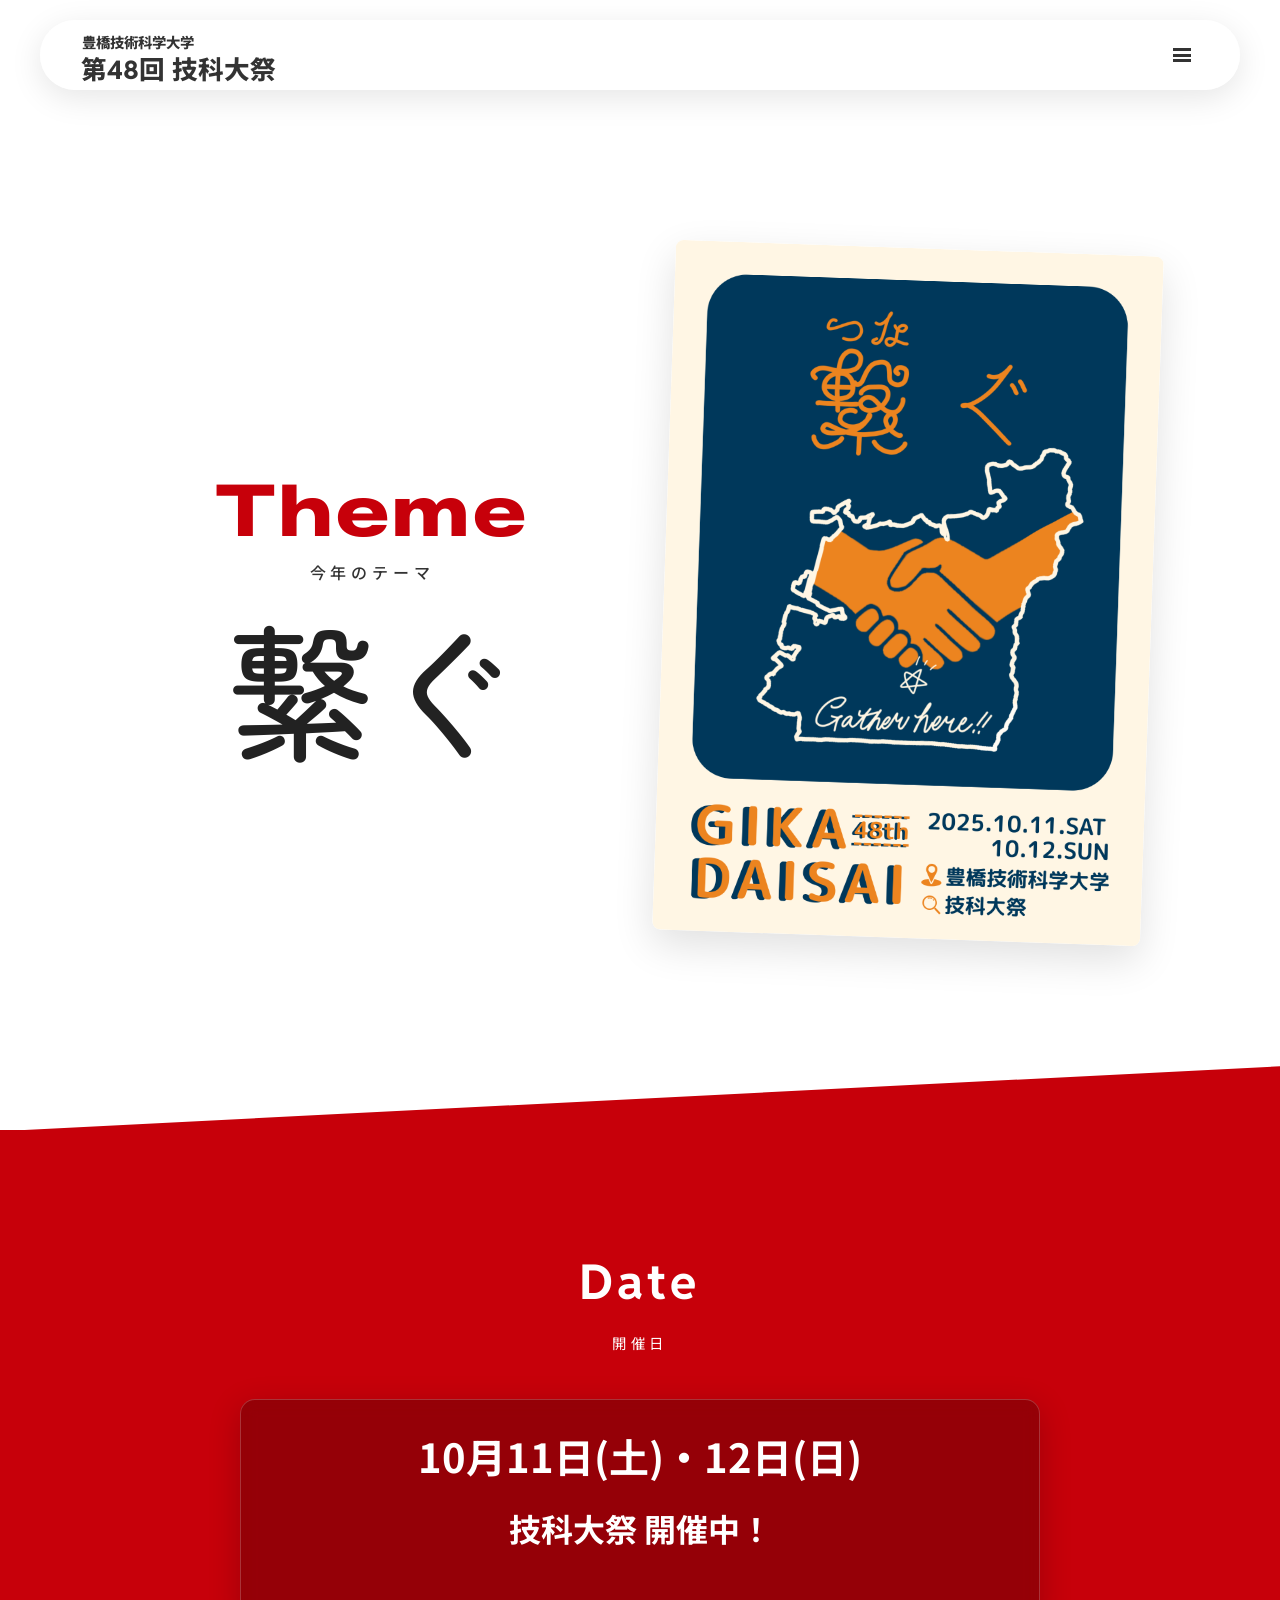
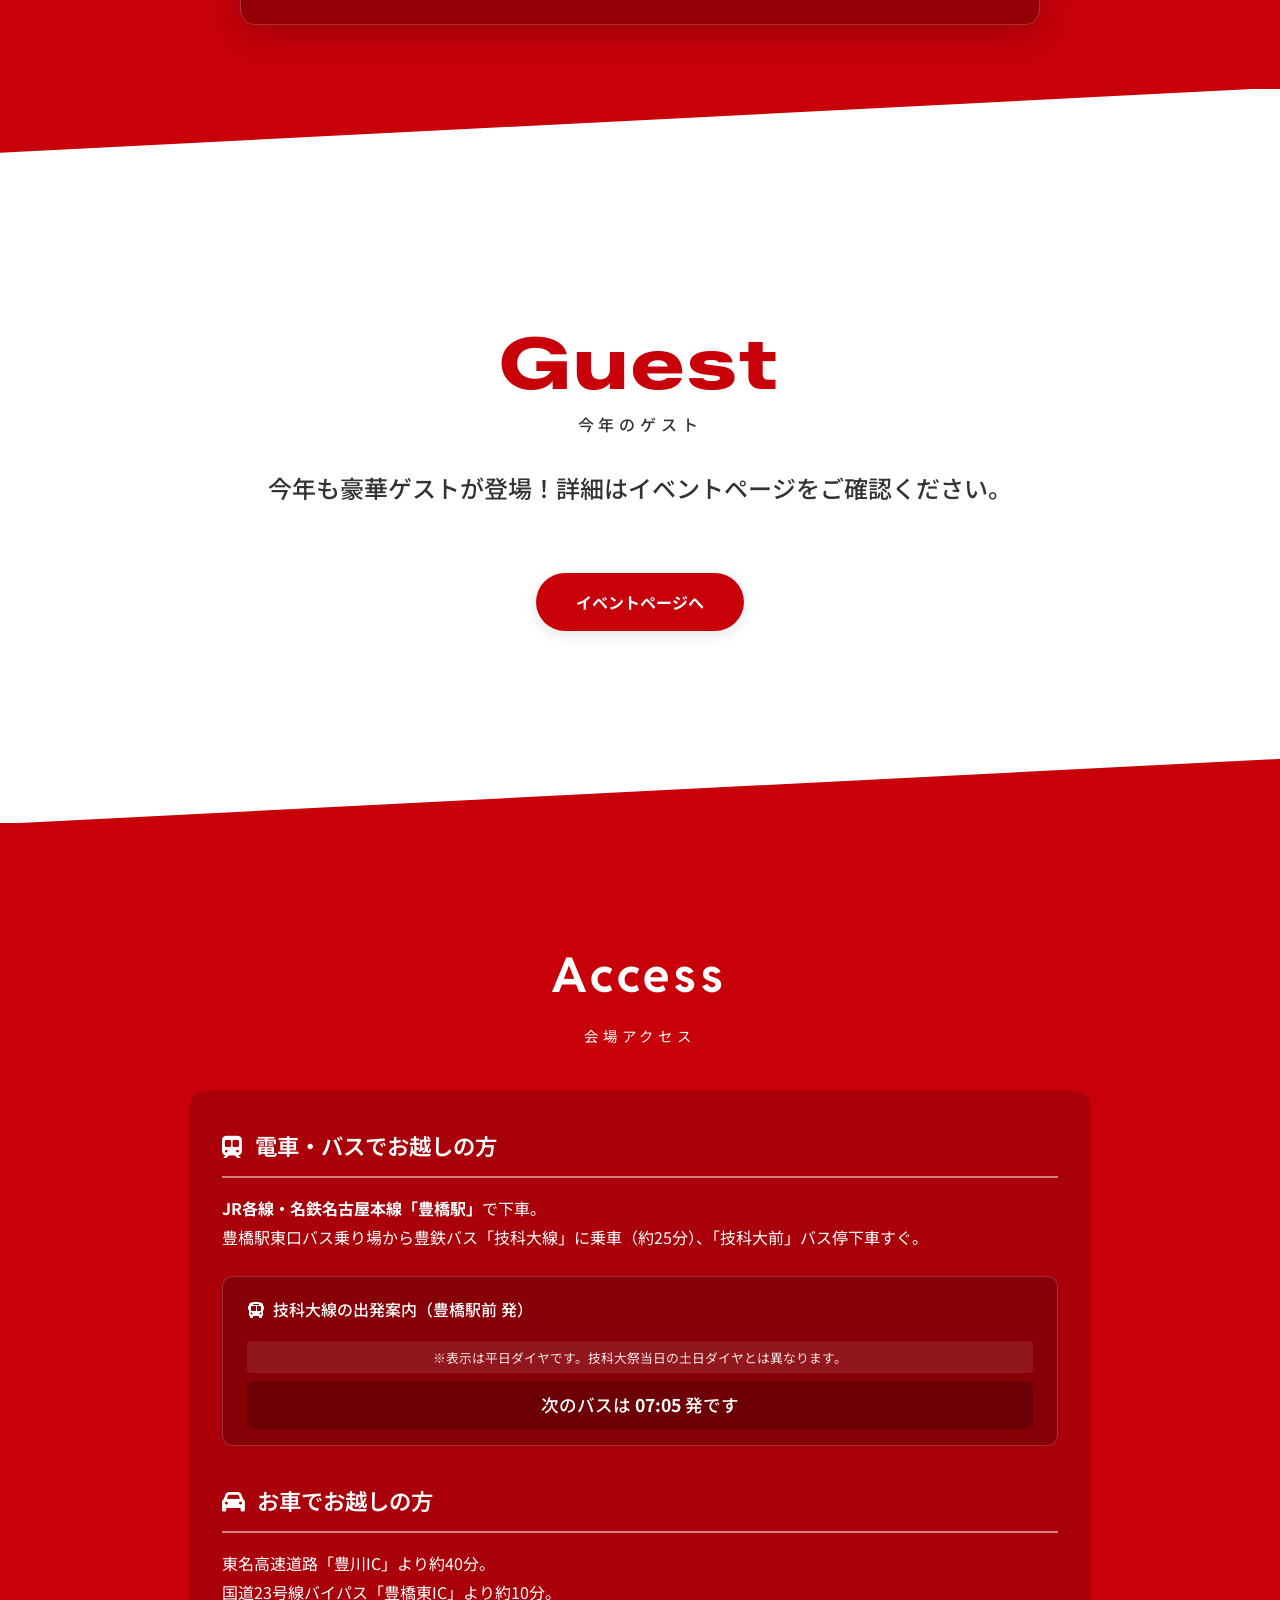
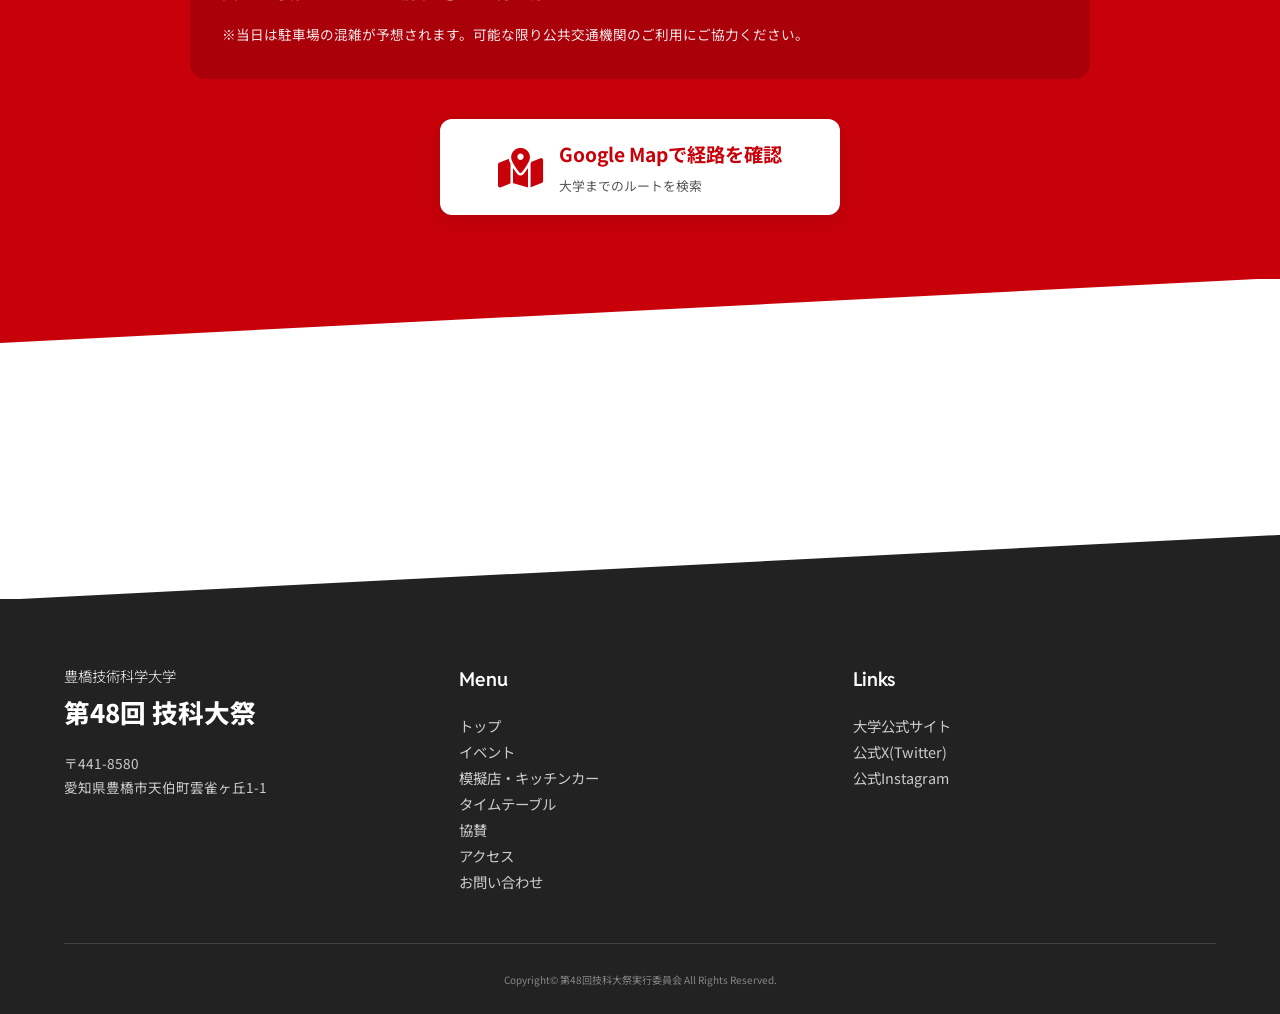
<file: index.html>
<!DOCTYPE html>
<html lang="ja">

<head>
	<meta charset="UTF-8">
	<title data-bind-text="config.festival_name">技科大祭</title>
	<meta name="viewport" content="width=device-width, initial-scale=1">
	<meta name="description" content="" data-bind-text="config.description">
	<meta property="og:title" content="第48回 技科大祭 - 豊橋技術科学大学" data-bind-text="config.festival_name">
	<meta property="og:description" content="" data-bind-text="config.description">
	<meta property="og:type" content="website">
	<meta property="og:url" content="https://gikadaisai.tut.ac.jp/">
	<meta property="og:image" content="https://gikadaisai.tut.ac.jp/images/HP_icon.png">
	<meta name="twitter:card" content="summary">
	<meta name="twitter:site" content="@tut_festival">
	<link rel="stylesheet" href="css/style.css">
	<link rel="icon" href="images/HP_icon.png">
</head>

<body class="home">
	<div id="container">

		<header>
			<h1 id="logo">
				<a href="index.html">
					<div id="daigaku" data-bind-text="config.university_name">豊橋技術科学大学</div>
					<div id="gikadaisai" data-bind-text="config.festival_name">第48回技科大祭</div>
				</a>
			</h1>

			<div id="menubar">

				<nav id="menubar-pc">
					<ul>
						<li><a href="index.html">トップ</a></li>
						<li class="ddmenu_parent"><a href="#">企画</a>
							<ul>
								<li><a href="events.html">イベント</a></li>
								<li><a href="shops.html">模擬店・キッチンカー</a></li>
								<li><a href="timetable.html">タイムテーブル</a></li>
							</ul>
						</li>
						<li><a href="outline.html">協賛</a></li>
						<li><a href="access.html">アクセス</a></li>
						<li><a href="contact.html">お問い合わせ</a></li>
					</ul>
				</nav>

				<nav id="menubar-sp">
					<ul>
						<li><a href="index.html">トップ</a></li>
						<li><a href="events.html">イベント</a></li>
						<li><a href="shops.html">模擬店・キッチンカー</a></li>
						<li><a href="timetable.html">タイムテーブル</a></li>
						<li><a href="outline.html">協賛</a></li>
						<li><a href="access.html">アクセス</a></li>
						<li><a href="contact.html">お問い合わせ</a></li>
					</ul>
				</nav>

			</div>
			<div id="menubar_hdr">
				<span></span><span></span><span></span>
			</div>
		</header>

		<div id="contents">

			<main>

				<section class="feature-block">
					<div class="feature-content-text">
						<h2 class="feature-heading">
							<span class="feature-en-heading">Theme</span>
							<span class="feature-ja-heading">今年のテーマ</span>
						</h2>
						<p class="theme-showcase-text fade-in-text" data-bind-text="config.theme_ja">繋ぐ</p>
					</div>
					<div class="feature-poster-container">
						<img src="data/poster.png" alt="技科大祭 テーマポスター" data-bind-src="images.main_poster">
					</div>
				</section>

				<section class="bg1">
					<h2 class="c"><span>Date</span><span class="hosoku">開催日</span></h2>
					<div class="countdown-card">
						<p class="event-date" data-bind-text="config.dates_short">10月11日(土)・12日(日)</p>
						<p id="countdown-text">開催まで</p>
						<div id="countdown">
							<div class="timer-unit"><span id="days">00</span>
								<p>日</p>
							</div>
							<div class="separator"></div>
							<div class="timer-unit"><span id="hours">00</span>
								<p>時間</p>
							</div>
							<div class="separator"></div>
							<div class="timer-unit"><span id="minutes">00</span>
								<p>分</p>
							</div>
							<div class="separator"></div>
							<div class="timer-unit"><span id="seconds">00</span>
								<p>秒</p>
							</div>
						</div>
						<div class="opening-time-container">
							<div class="opening-time-unit">
								<span id="opening-time" class="opening-time-value">--:--</span>
								<p class="opening-time-label">開場時間</p>
							</div>
						</div>
					</div>
				</section>
				<section class="guest-feature-text-only">
					<div class="feature-content-text">
						<h2 class="feature-heading">
							<span class="feature-en-heading">Guest</span>
							<span class="feature-ja-heading">今年のゲスト</span>
						</h2>
						<p class="guest-showcase-text fade-in-text">今年も豪華ゲストが登場！<br>詳細はイベントページをご確認ください。</p>
						<a href="events.html" class="feature-button">イベントページへ</a>
					</div>
				</section>

				<section class="bg1">
					<h2 class="c"><span>Access</span><span class="hosoku">会場アクセス</span></h2>
					<div class="access-container">
						<div class="access-info">
							<div class="access-method">
								<h4><i class="fas fa-train-subway"></i>電車・バスでお越しの方</h4>
								<div class="access-description">
									<p><strong>JR各線・名鉄名古屋本線「豊橋駅」</strong>で下車。<br>豊橋駅東口バス乗り場から豊鉄バス「技科大線」に乗車（約25分）、「技科大前」バス停下車すぐ。
									</p>
									<div class="bus-countdown-wrapper">
										<h5><i class="fas fa-bus"></i>技科大線の出発案内（豊橋駅前 発）</h5>
										<p id="bus-schedule-note" class="note"></p>
										<div id="bus-countdown-display">
											<p>次の出発まであと</p>
											<div class="time-container">
												<span id="bus-minutes">--</span><small>分</small>
												<span id="bus-seconds">--</span><small>秒</small>
											</div>
										</div>
										<p class="next-bus-info">発車時刻: <span id="next-bus-time">--:--</span></p>
									</div>
								</div>
							</div>
							<div class="access-method">
								<h4><i class="fas fa-car"></i>お車でお越しの方</h4>
								<div class="access-description">
									<p>東名高速道路「豊川IC」より約40分。<br>国道23号線バイパス「豊橋東IC」より約10分。</p>
									<p class="note">※当日は駐車場の混雑が予想されます。可能な限り公共交通機関のご利用にご協力ください。</p>
								</div>
							</div>
						</div>
						<div class="map-button-container">
							<a href="#" target="_blank" class="map-button" data-bind-href="links.map_direction">
								<span class="map-button-icon"><i class="fas fa-map-marked-alt"></i></span>
								<span class="map-button-text">
									<strong>Google Mapで経路を確認</strong>
									<small>大学までのルートを検索</small>
								</span>
							</a>
						</div>
					</div>
				</section>
			</main>

		</div>
		<footer>
			<div class="footer-container">
				<div class="footer-col">
					<div class="logo-footer">
						<a href="index.html">
							<span class="daigaku-footer" data-bind-text="config.university_name">豊橋技術科学大学</span>
							<span class="gikadaisai-footer" data-bind-text="config.festival_name">第48回技科大祭</span>
						</a>
					</div>
					<address class="footer-address">
						〒441-8580<br>
						愛知県豊橋市天伯町雲雀ヶ丘1-1
					</address>
				</div>
				<div class="footer-col">
					<h4>Menu</h4>
					<ul class="footer-nav">
						<li><a href="index.html">トップ</a></li>
						<li><a href="events.html">イベント</a></li>
						<li><a href="shops.html">模擬店・キッチンカー</a></li>
						<li><a href="timetable.html">タイムテーブル</a></li>
						<li><a href="outline.html">協賛</a></li>
						<li><a href="access.html">アクセス</a></li>
						<li><a href="contact.html">お問い合わせ</a></li>
					</ul>
				</div>
				<div class="footer-col">
					<h4>Links</h4>
					<ul class="footer-nav">
						<li><a href="#" data-bind-href="links.university">大学公式サイト</a></li>
						<li><a href="#" data-bind-href="links.twitter">公式X(Twitter)</a></li>
						<li><a href="#" data-bind-href="links.instagram">公式Instagram</a></li>
					</ul>
				</div>
			</div>
			<div class="footer-bottom">
				<small>Copyright© 第48回技科大祭実行委員会 All Rights Reserved.</small>
			</div>
		</footer>
		<div class="pagetop"><a href="#"><i class="fas fa-angle-double-up"></i></a></div>

	</div>


	<script src="js/main.js"></script>

</body>

</html>
</file>
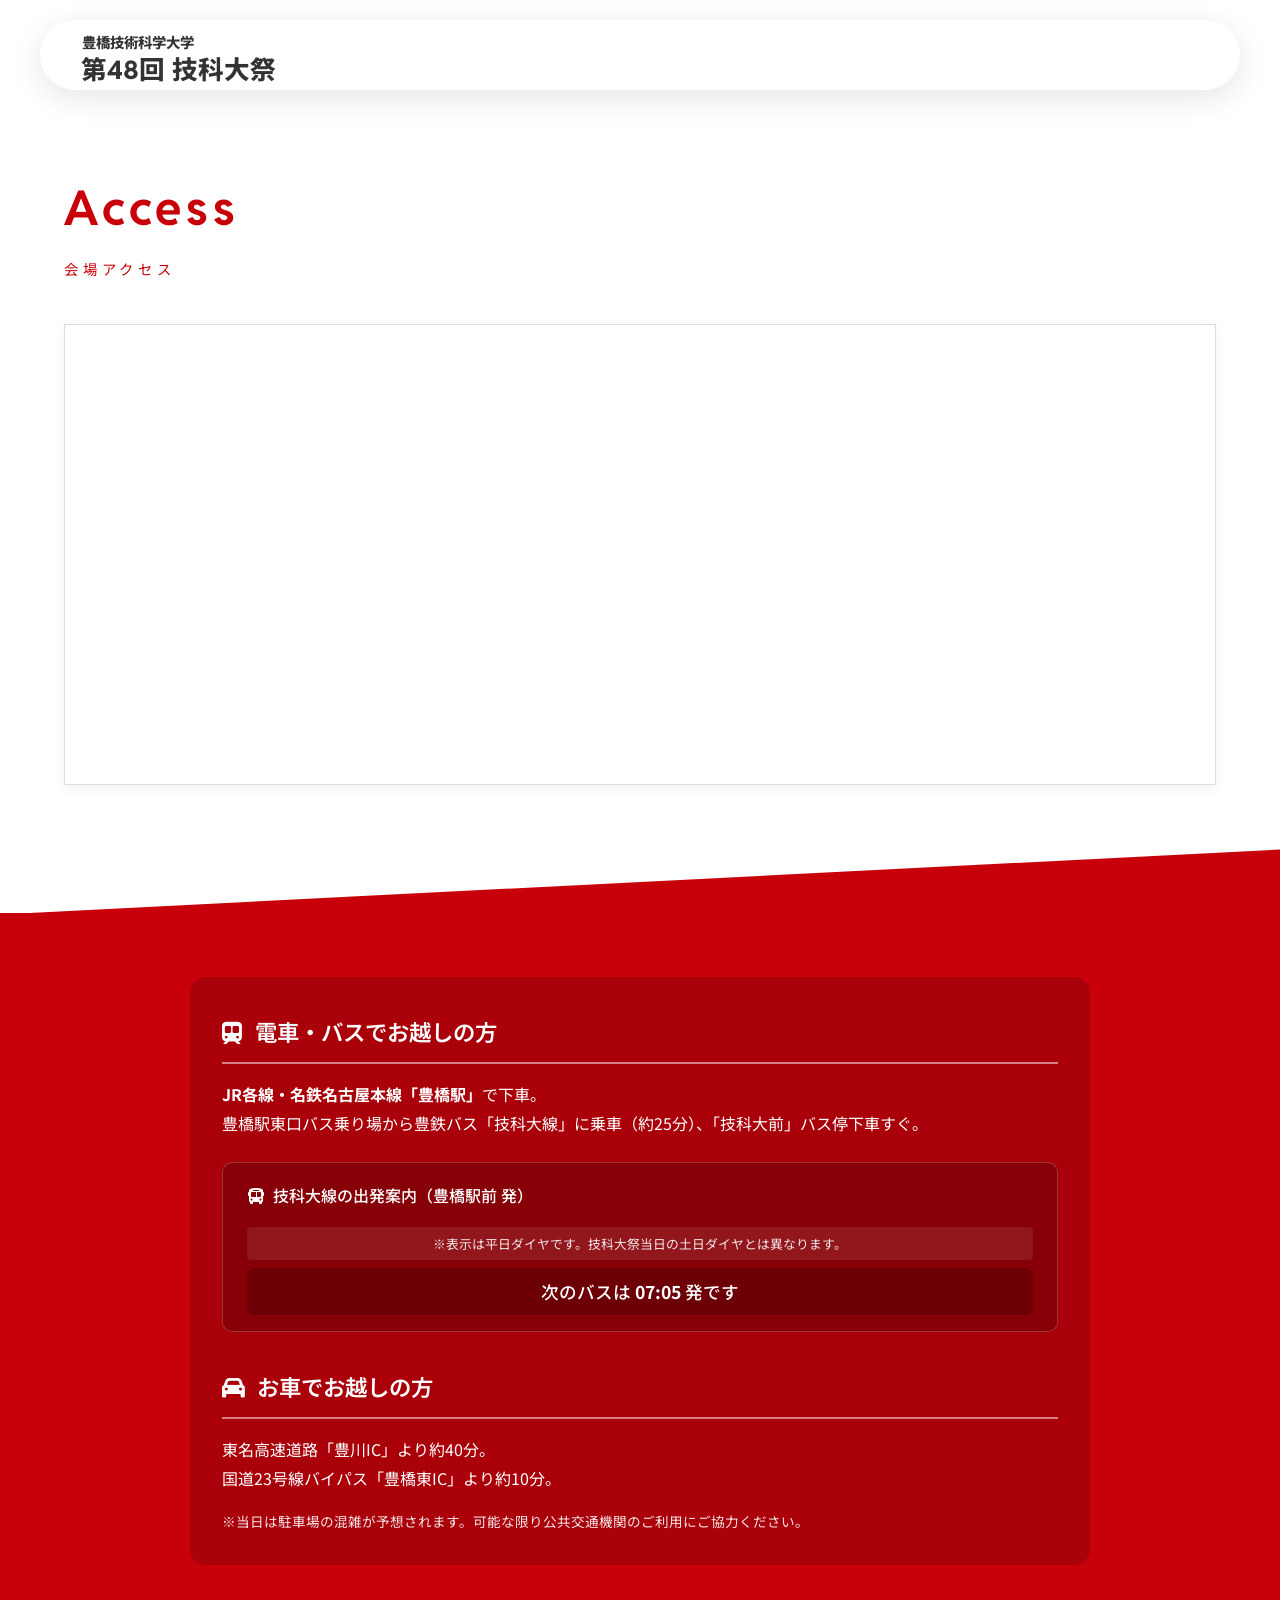
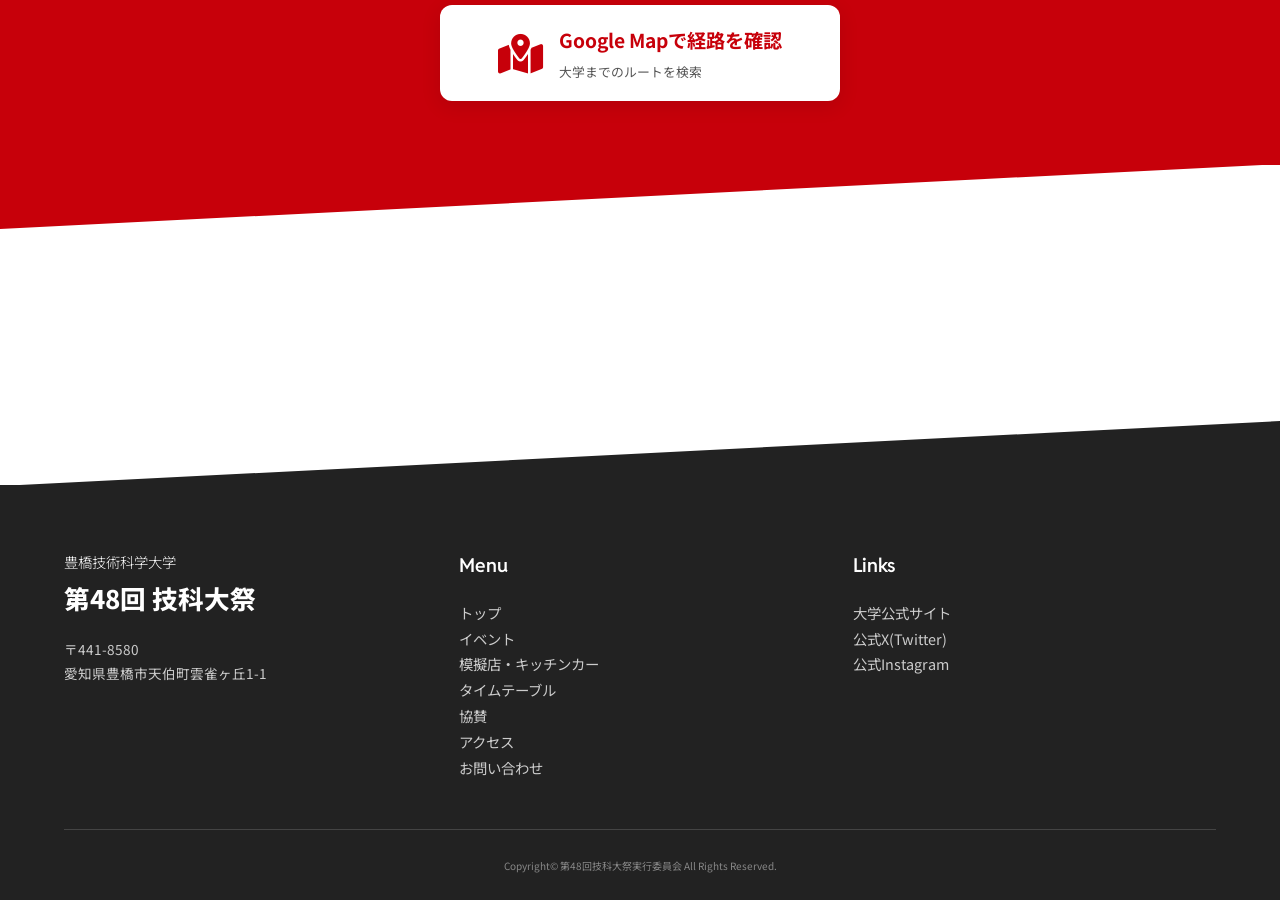
<file: access.html>
<!DOCTYPE html>
<html lang="ja">

<head>
    <meta charset="UTF-8">
    <title data-bind-text="config.festival_name">アクセス - 技科大祭</title>
    <meta name="viewport" content="width=device-width, initial-scale=1">
    <meta name="description" content="会場へのアクセス情報をご案内します。" data-bind-text="config.description">
    <link rel="stylesheet" href="css/style.css">
    <link rel="icon" href="images/HP_icon.png">
</head>

<body>
    <div id="container">

        <header>
            <div id="logo">
                <a href="index.html">
                    <div id="daigaku" data-bind-text="config.university_name">豊橋技術科学大学</div>
                    <div id="gikadaisai" data-bind-text="config.festival_name">第48回技科大祭</div>
                </a>
            </div>

            <div id="menubar">

                <nav id="menubar-pc">
                    <ul>
                        <li><a href="index.html">トップ</a></li>
                        <li class="ddmenu_parent"><a href="#">企画</a>
                            <ul>
                                <li><a href="events.html">イベント</a></li>
                                <li><a href="shops.html">模擬店・キッチンカー</a></li>
                                <li><a href="timetable.html">タイムテーブル</a></li>
                            </ul>
                        </li>
                        <li><a href="outline.html">協賛</a></li>
                        <li><a href="access.html">アクセス</a></li>
                        <li><a href="contact.html">お問い合わせ</a></li>
                    </ul>
                </nav>

                <nav id="menubar-sp">
                    <ul>
                        <li><a href="index.html">トップ</a></li>
                        <li><a href="events.html">イベント</a></li>
                        <li><a href="shops.html">模擬店・キッチンカー</a></li>
                        <li><a href="timetable.html">タイムテーブル</a></li>
                        <li><a href="outline.html">協賛</a></li>
                        <li><a href="access.html">アクセス</a></li>
                        <li><a href="contact.html">お問い合わせ</a></li>
                    </ul>
                </nav>

            </div>
        </header>

        <div id="contents">

            <main>
                <h2><span>Access</span><span class="hosoku">会場アクセス</span></h2>

                <section class="map-container">
                    <iframe src="" data-bind-src="images.access_map" width="100%" height="450" style="border:0;"
                        allowfullscreen="" loading="lazy" referrerpolicy="no-referrer-when-downgrade"></iframe>
                </section>

                <section class="bg1">
                    <div class="access-container">
                        <div class="access-info">
                            <div class="access-method">
                                <h4><i class="fas fa-train-subway"></i>電車・バスでお越しの方</h4>
                                <div class="access-description">
                                    <p><strong>JR各線・名鉄名古屋本線「豊橋駅」</strong>で下車。<br>豊橋駅東口バス乗り場から豊鉄バス「技科大線」に乗車（約25分）、「技科大前」バス停下車すぐ。
                                    </p>
                                    <div class="bus-countdown-wrapper">
                                        <h5><i class="fas fa-bus"></i>技科大線の出発案内（豊橋駅前 発）</h5>
                                        <p id="bus-schedule-note" class="note"></p>
                                        <div id="bus-countdown-display">
                                            <p>次の出発まであと</p>
                                            <div class="time-container">
                                                <span id="bus-minutes">--</span><small>分</small>
                                                <span id="bus-seconds">--</span><small>秒</small>
                                            </div>
                                        </div>
                                        <p class="next-bus-info">発車時刻: <span id="next-bus-time">--:--</span></p>
                                    </div>
                                </div>
                            </div>
                            <div class="access-method">
                                <h4><i class="fas fa-car"></i>お車でお越しの方</h4>
                                <div class="access-description">
                                    <p>東名高速道路「豊川IC」より約40分。<br>国道23号線バイパス「豊橋東IC」より約10分。</p>
                                    <p class="note">※当日は駐車場の混雑が予想されます。可能な限り公共交通機関のご利用にご協力ください。</p>
                                </div>
                            </div>
                        </div>
                        <div class="map-button-container">
                            <a href="#" target="_blank" class="map-button" data-bind-href="links.map_direction">
                                <span class="map-button-icon"><i class="fas fa-map-marked-alt"></i></span>
                                <span class="map-button-text">
                                    <strong>Google Mapで経路を確認</strong>
                                    <small>大学までのルートを検索</small>
                                </span>
                            </a>
                        </div>
                    </div>
                </section>
            </main>

        </div>
        <footer>
            <div class="footer-container">
                <div class="footer-col">
                    <div class="logo-footer">
                        <a href="index.html">
                            <span class="daigaku-footer" data-bind-text="config.university_name">豊橋技術科学大学</span>
                            <span class="gikadaisai-footer" data-bind-text="config.festival_name">第48回技科大祭</span>
                        </a>
                    </div>
                    <address class="footer-address">
                        〒441-8580<br>
                        愛知県豊橋市天伯町雲雀ヶ丘1-1
                    </address>
                </div>
                <div class="footer-col">
                    <h4>Menu</h4>
                    <ul class="footer-nav">
                        <li><a href="index.html">トップ</a></li>
                        <li><a href="events.html">イベント</a></li>
                        <li><a href="shops.html">模擬店・キッチンカー</a></li>
                        <li><a href="timetable.html">タイムテーブル</a></li>
                        <li><a href="outline.html">協賛</a></li>
                        <li><a href="access.html">アクセス</a></li>
                        <li><a href="contact.html">お問い合わせ</a></li>
                    </ul>
                </div>
                <div class="footer-col">
                    <h4>Links</h4>
                    <ul class="footer-nav">
                        <li><a href="#" data-bind-href="links.university">大学公式サイト</a></li>
                        <li><a href="#" data-bind-href="links.twitter">公式X(Twitter)</a></li>
                        <li><a href="#" data-bind-href="links.instagram">公式Instagram</a></li>
                    </ul>
                </div>
            </div>
            <div class="footer-bottom">
                <small>Copyright&copy; 第48回技科大祭実行委員会 All Rights Reserved.</small>
            </div>
        </footer>
        <div class="pagetop"><a href="#"><i class="fas fa-angle-double-up"></i></a></div>

    </div>
    <div id="menubar_hdr">
        <span></span><span></span><span></span>
    </div>

    <script src="js/main.js"></script>

</body>

</html>
</file>
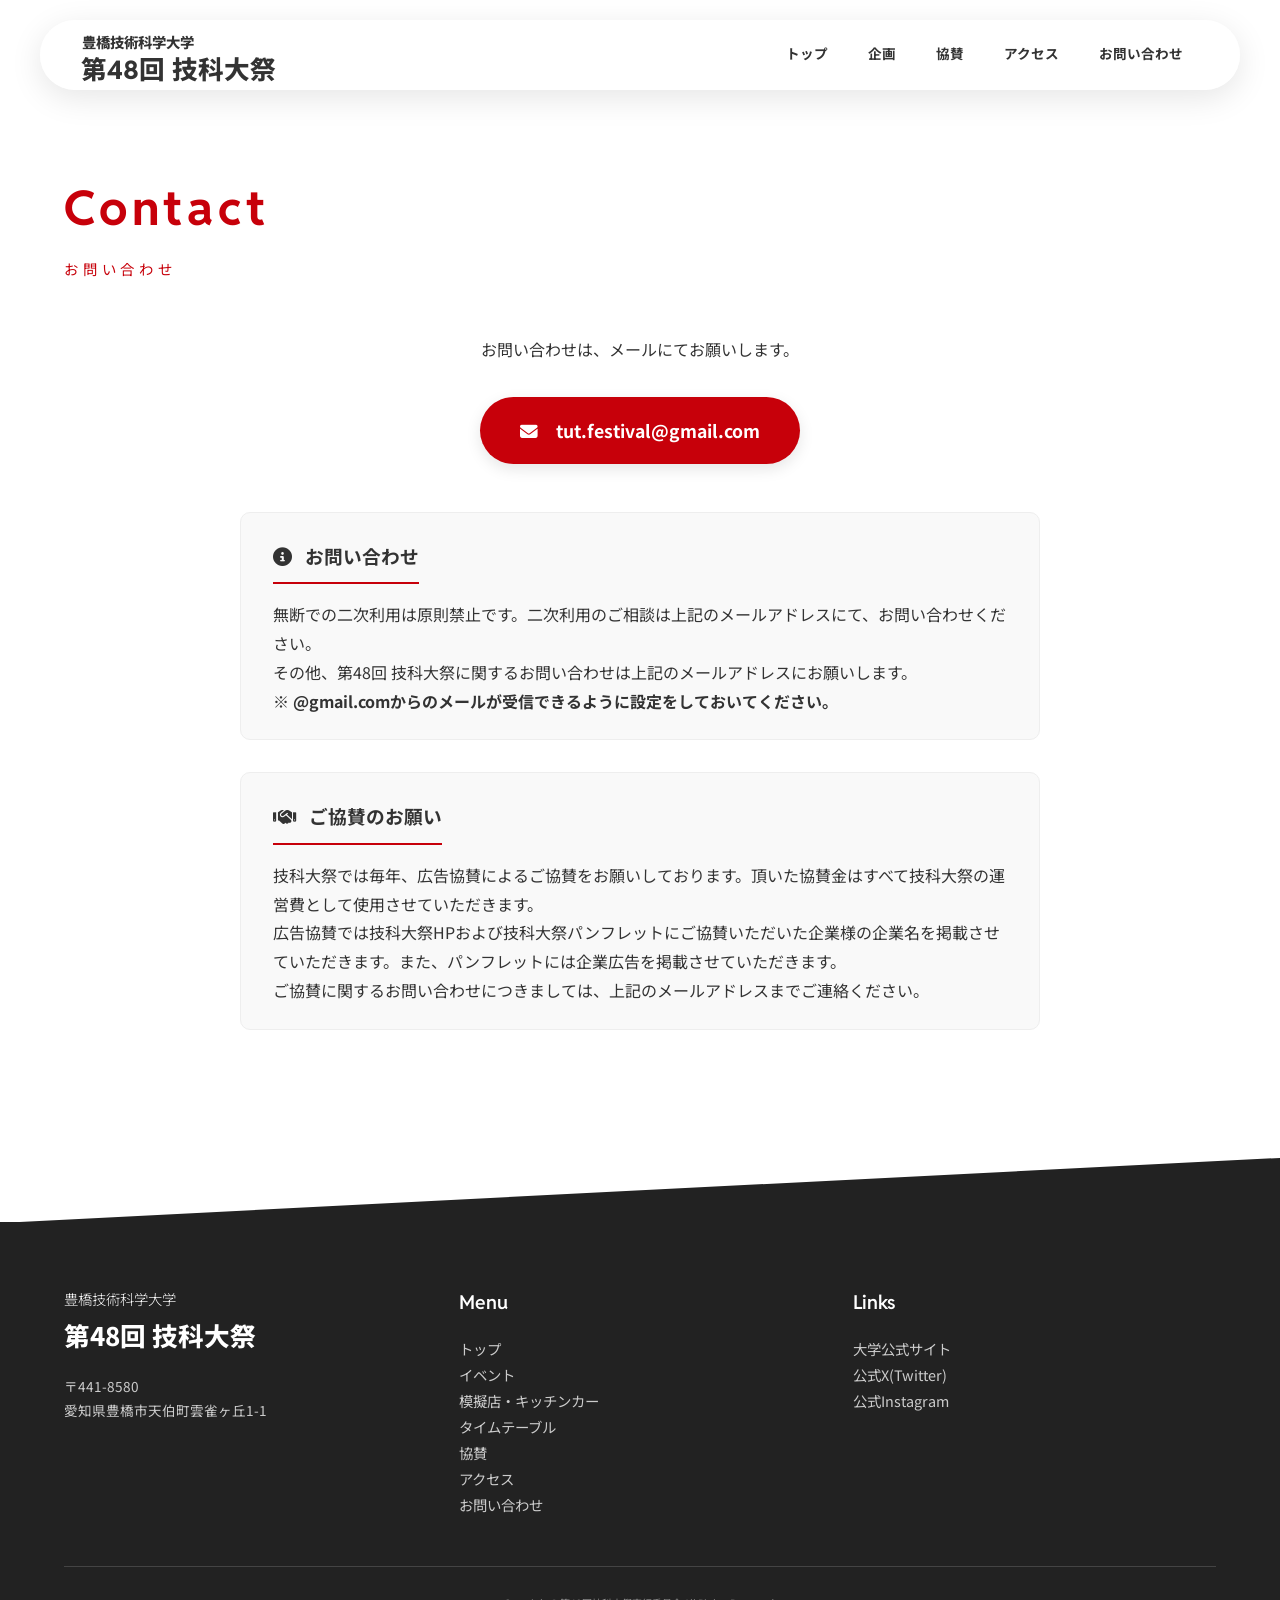
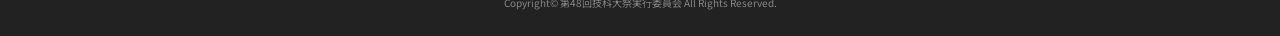
<file: contact.html>
<!DOCTYPE html>
<html lang="ja">

<head>
	<meta charset="UTF-8">
	<title data-bind-text="config.festival_name">お問い合わせ - 技科大祭</title>
	<meta name="viewport" content="width=device-width, initial-scale=1">
	<meta name="description" content="第48回技科大祭へのお問い合わせはこちらから。" data-bind-text="config.description">
	<link rel="stylesheet" href="css/style.css">
	<link rel="icon" href="images/HP_icon.png">
</head>

<body>
	<div id="container">

		<header>
			<div id="logo">
				<a href="index.html">
					<div id="daigaku" data-bind-text="config.university_name">豊橋技術科学大学</div>
					<div id="gikadaisai" data-bind-text="config.festival_name">第48回技科大祭</div>
				</a>
			</div>

			<div id="menubar">

				<nav id="menubar-pc">
					<ul>
						<li><a href="index.html">トップ</a></li>
						<li class="ddmenu_parent"><a href="#">企画</a>
							<ul>
								<li><a href="events.html">イベント</a></li>
								<li><a href="shops.html">模擬店・キッチンカー</a></li>
								<li><a href="timetable.html">タイムテーブル</a></li>
							</ul>
						</li>
						<li><a href="outline.html">協賛</a></li>
						<li><a href="access.html">アクセス</a></li>
						<li><a href="contact.html">お問い合わせ</a></li>
					</ul>
				</nav>

				<nav id="menubar-sp">
					<ul>
						<li><a href="index.html">トップ</a></li>
						<li><a href="events.html">イベント</a></li>
						<li><a href="shops.html">模擬店・キッチンカー</a></li>
						<li><a href="timetable.html">タイムテーブル</a></li>
						<li><a href="outline.html">協賛</a></li>
						<li><a href="access.html">アクセス</a></li>
						<li><a href="contact.html">お問い合わせ</a></li>
					</ul>
				</nav>

			</div>
		</header>

		<div id="contents">

			<main>

				<section>
					<h2><span>Contact</span><span class="hosoku">お問い合わせ</span></h2>

					<div class="contact-container">
						<p class="c">お問い合わせは、メールにてお願いします。</p>

						<div class="contact-button-wrapper">
							<a href="mailto:tut.festival@gmail.com" class="cta-button">
								<i class="fas fa-envelope"></i> <span
									data-bind-text="links.contact_email">tut.festival@gmail.com</span>
							</a>
						</div>

						<div class="contact-notes">
							<h3><i class="fas fa-info-circle"></i> お問い合わせ</h3>
							<p>
								無断での二次利用は原則禁止です。二次利用のご相談は上記のメールアドレスにて、お問い合わせください。<br>
								その他、<span
									data-bind-text="config.festival_name">第48回技科大祭</span>に関するお問い合わせは上記のメールアドレスにお願いします。<br>
								<strong>※ @gmail.comからのメールが受信できるように設定をしておいてください。</strong>
							</p>
						</div>

						<div class="contact-notes">
							<h3><i class="fas fa-handshake"></i> ご協賛のお願い</h3>
							<p>
								技科大祭では毎年、広告協賛によるご協賛をお願いしております。頂いた協賛金はすべて技科大祭の運営費として使用させていただきます。<br>
								広告協賛では技科大祭HPおよび技科大祭パンフレットにご協賛いただいた企業様の企業名を掲載させていただきます。また、パンフレットには企業広告を掲載させていただきます。<br>
								ご協賛に関するお問い合わせにつきましては、上記のメールアドレスまでご連絡ください。
							</p>
						</div>
					</div>

				</section>

			</main>

		</div>
		<footer>
			<div class="footer-container">
				<div class="footer-col">
					<div class="logo-footer">
						<a href="index.html">
							<span class="daigaku-footer" data-bind-text="config.university_name">豊橋技術科学大学</span>
							<span class="gikadaisai-footer" data-bind-text="config.festival_name">第48回技科大祭</span>
						</a>
					</div>
					<address class="footer-address">
						〒441-8580<br>
						愛知県豊橋市天伯町雲雀ヶ丘1-1
					</address>
				</div>
				<div class="footer-col">
					<h4>Menu</h4>
					<ul class="footer-nav">
						<li><a href="index.html">トップ</a></li>
						<li><a href="events.html">イベント</a></li>
						<li><a href="shops.html">模擬店・キッチンカー</a></li>
						<li><a href="timetable.html">タイムテーブル</a></li>
						<li><a href="outline.html">協賛</a></li>
						<li><a href="access.html">アクセス</a></li>
						<li><a href="contact.html">お問い合わせ</a></li>
					</ul>
				</div>
				<div class="footer-col">
					<h4>Links</h4>
					<ul class="footer-nav">
						<li><a href="#" data-bind-href="links.university">大学公式サイト</a></li>
						<li><a href="#" data-bind-href="links.twitter">公式X(Twitter)</a></li>
						<li><a href="#" data-bind-href="links.instagram">公式Instagram</a></li>
					</ul>
				</div>
			</div>
			<div class="footer-bottom">
				<small>Copyright&copy; 第48回技科大祭実行委員会 All Rights Reserved.</small>
			</div>
		</footer>
		<div class="pagetop"><a href="#"><i class="fas fa-angle-double-up"></i></a></div>

	</div>
	<div id="menubar_hdr">
		<span></span><span></span><span></span>
	</div>

	<script src="js/main.js"></script>

</body>

</html>
</file>
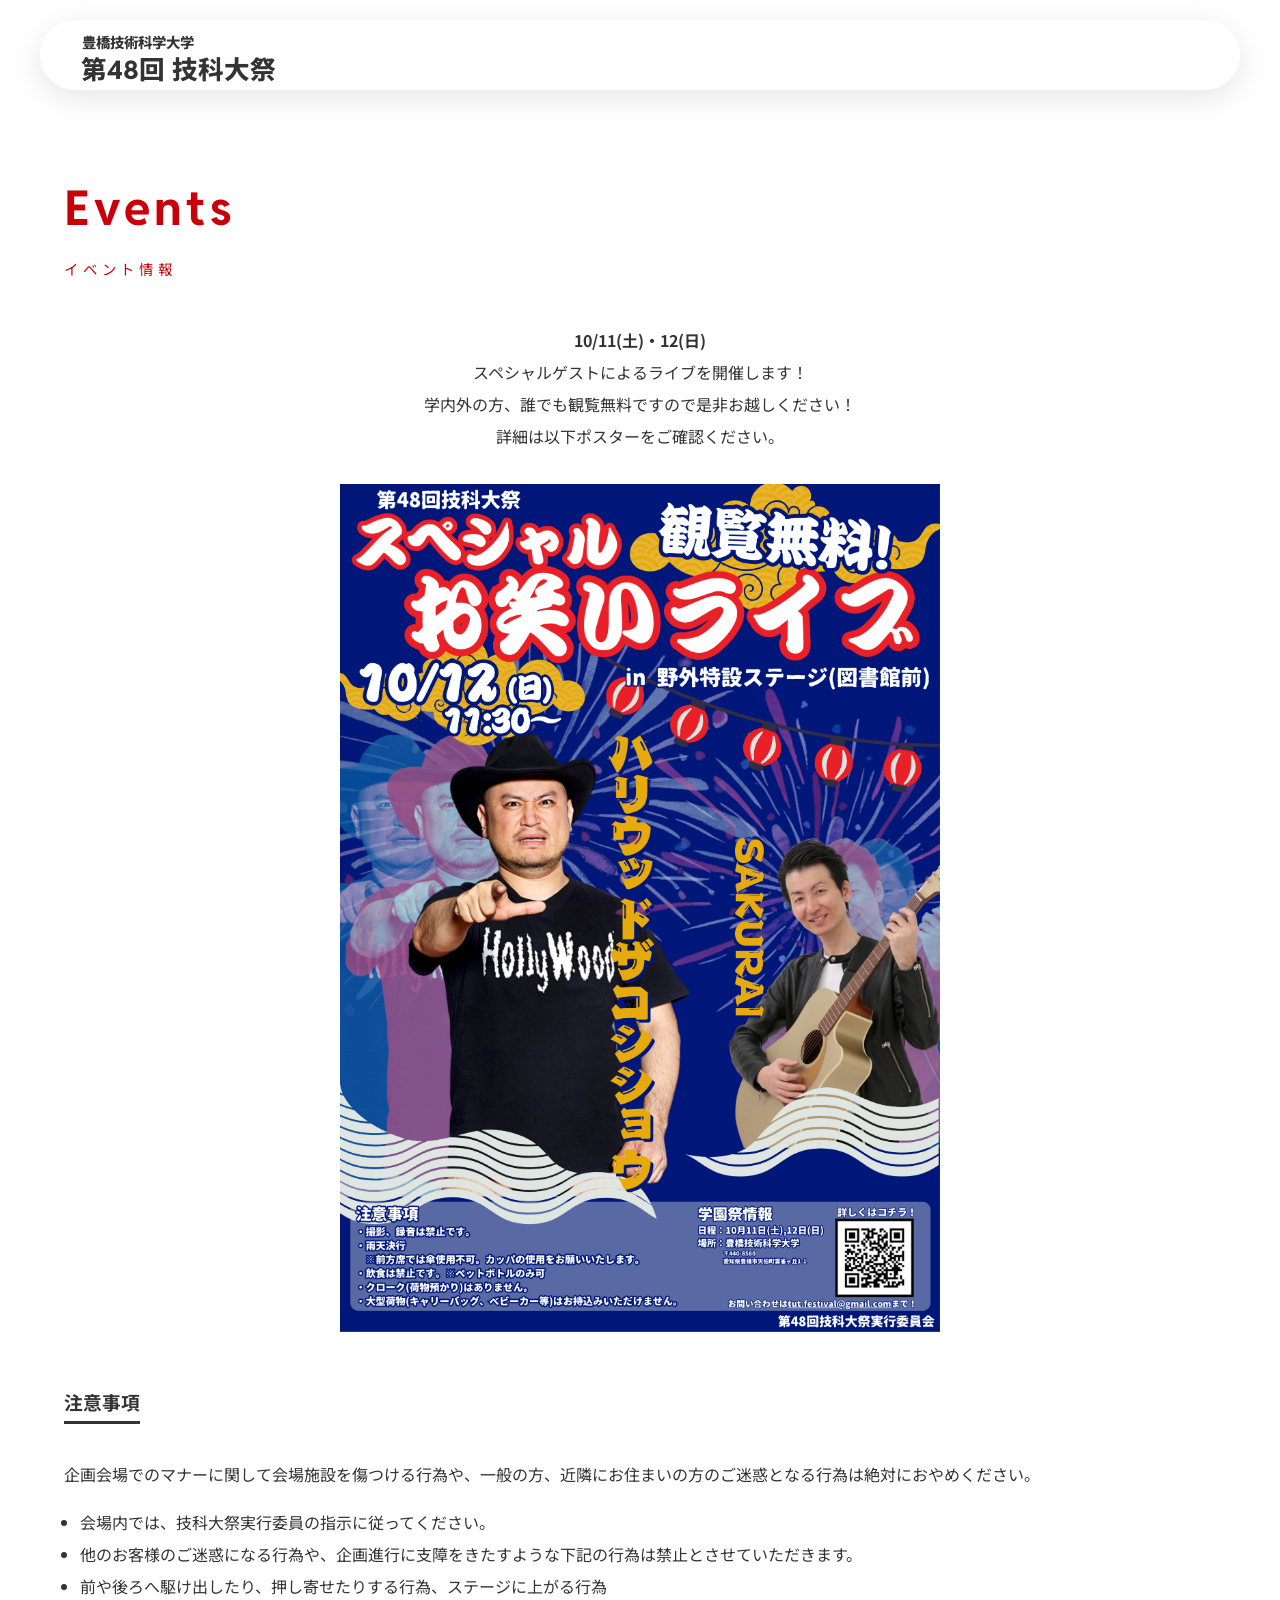
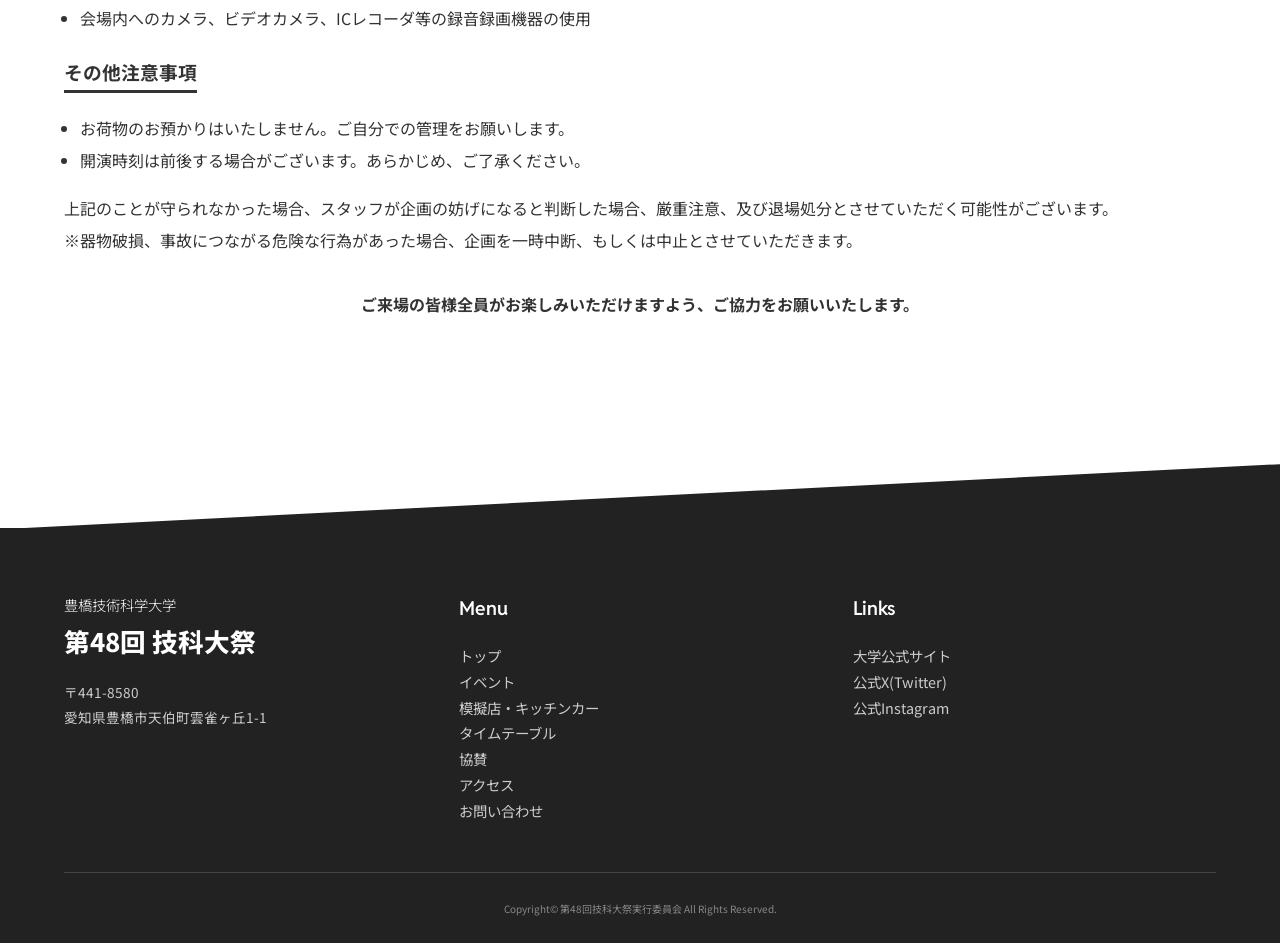
<file: events.html>
<!DOCTYPE html>
<html lang="ja">

<head>
	<meta charset="UTF-8">
	<title data-bind-text="config.festival_name">イベント - 技科大祭</title>
	<meta name="viewport" content="width=device-width, initial-scale=1">
	<meta name="description" content="イベント情報です。" data-bind-text="config.description">
	<link rel="stylesheet" href="css/style.css">
	<link rel="icon" href="images/HP_icon.png">
</head>

<body>
	<div id="container">

		<header>
			<div id="logo">
				<a href="index.html">
					<div id="daigaku" data-bind-text="config.university_name">豊橋技術科学大学</div>
					<div id="gikadaisai" data-bind-text="config.festival_name">第48回技科大祭</div>
				</a>
			</div>

			<div id="menubar">

				<nav id="menubar-pc">
					<ul>
						<li><a href="index.html">トップ</a></li>
						<li class="ddmenu_parent"><a href="#">企画</a>
							<ul>
								<li><a href="events.html">イベント</a></li>
								<li><a href="shops.html">模擬店・キッチンカー</a></li>
								<li><a href="timetable.html">タイムテーブル</a></li>
							</ul>
						</li>
						<li><a href="outline.html">協賛</a></li>
						<li><a href="access.html">アクセス</a></li>
						<li><a href="contact.html">お問い合わせ</a></li>
					</ul>
				</nav>

				<nav id="menubar-sp">
					<ul>
						<li><a href="index.html">トップ</a></li>
						<li><a href="events.html">イベント</a></li>
						<li><a href="shops.html">模擬店・キッチンカー</a></li>
						<li><a href="timetable.html">タイムテーブル</a></li>
						<li><a href="outline.html">協賛</a></li>
						<li><a href="access.html">アクセス</a></li>
						<li><a href="contact.html">お問い合わせ</a></li>
					</ul>
				</nav>

			</div>
		</header>

		<div id="contents">

			<main>

				<section>
					<h2><span>Events</span><span class="hosoku">イベント情報</span></h2>

					<p class="c">
						<strong><span data-bind-text="config.dates_short">10/11(土)・12(日)</span></strong><br>
						スペシャルゲストによるライブを開催します！<br>
						学内外の方、誰でも観覧無料ですので是非お越しください！<br>
						詳細は以下ポスターをご確認ください。
					</p>

					<div class="poster" style="max-width: 600px; margin: 2rem auto;">
						<img src="data/poster_live.png" alt="スペシャルライブ ポスター" data-bind-src="images.guest_poster">
					</div>

					<h3>注意事項</h3>
					<p>企画会場でのマナーに関して会場施設を傷つける⾏為や、⼀般の⽅、近隣にお住まいの⽅のご迷惑となる⾏為は絶対におやめください。</p>
					<ul>
						<li>会場内では、技科大祭実⾏委員の指⽰に従ってください。</li>
						<li>他のお客様のご迷惑になる⾏為や、企画進⾏に⽀障をきたすような下記の⾏為は禁止とさせていただきます。</li>
						<li>前や後ろへ駆け出したり、押し寄せたりする⾏為、ステージに上がる⾏為</li>
						<li>会場内へのカメラ、ビデオカメラ、ICレコーダ等の録⾳録画機器の使⽤</li>
					</ul>

					<h3>その他注意事項</h3>
					<ul>
						<li>お荷物のお預かりはいたしません。ご⾃分での管理をお願いします。</li>
						<li>開演時刻は前後する場合がございます。あらかじめ、ご了承ください。</li>
					</ul>
					<p>上記のことが守られなかった場合、スタッフが企画の妨げになると判断した場合、厳重注意、及び退場処分とさせていただく可能性がございます。<br>
						※器物破損、事故につながる危険な⾏為があった場合、企画を⼀時中断、もしくは中⽌とさせていただきます。</p>

					<p class="c" style="margin-top: 2rem;"><strong>ご来場の皆様全員がお楽しみいただけますよう、ご協⼒をお願いいたします。</strong></p>

				</section>

			</main>

		</div>
		<footer>
			<div class="footer-container">
				<div class="footer-col">
					<div class="logo-footer">
						<a href="index.html">
							<span class="daigaku-footer" data-bind-text="config.university_name">豊橋技術科学大学</span>
							<span class="gikadaisai-footer" data-bind-text="config.festival_name">第48回技科大祭</span>
						</a>
					</div>
					<address class="footer-address">
						〒441-8580<br>
						愛知県豊橋市天伯町雲雀ヶ丘1-1
					</address>
				</div>
				<div class="footer-col">
					<h4>Menu</h4>
					<ul class="footer-nav">
						<li><a href="index.html">トップ</a></li>
						<li><a href="events.html">イベント</a></li>
						<li><a href="shops.html">模擬店・キッチンカー</a></li>
						<li><a href="timetable.html">タイムテーブル</a></li>
						<li><a href="outline.html">協賛</a></li>
						<li><a href="access.html">アクセス</a></li>
						<li><a href="contact.html">お問い合わせ</a></li>
					</ul>
				</div>
				<div class="footer-col">
					<h4>Links</h4>
					<ul class="footer-nav">
						<li><a href="#" data-bind-href="links.university">大学公式サイト</a></li>
						<li><a href="#" data-bind-href="links.twitter">公式X(Twitter)</a></li>
						<li><a href="#" data-bind-href="links.instagram">公式Instagram</a></li>
					</ul>
				</div>
			</div>
			<div class="footer-bottom">
				<small>Copyright© 第48回技科大祭実行委員会 All Rights Reserved.</small>
		</footer>
		<div class="pagetop"><a href="#"><i class="fas fa-angle-double-up"></i></a></div>

	</div>
	<div id="menubar_hdr">
		<span></span><span></span><span></span>
	</div>

	<script src="js/main.js"></script>

</body>

</html>
</file>
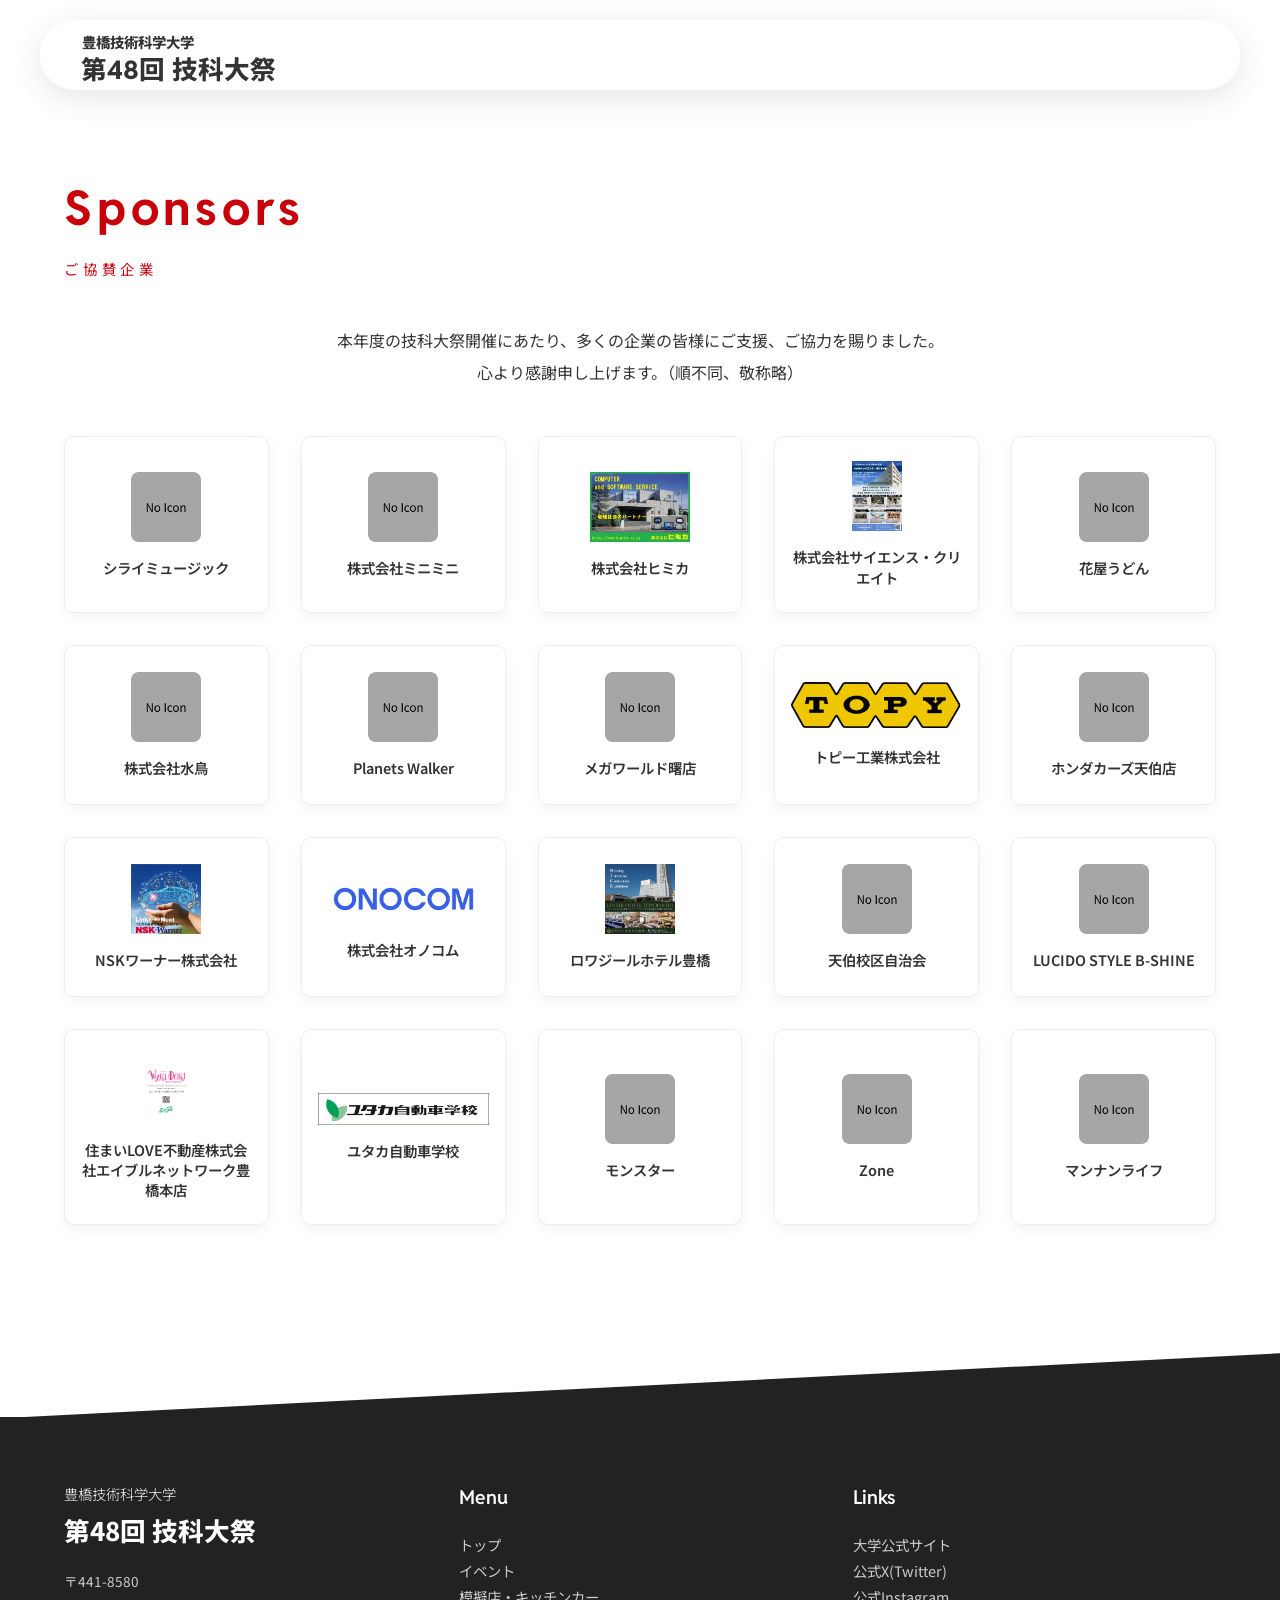
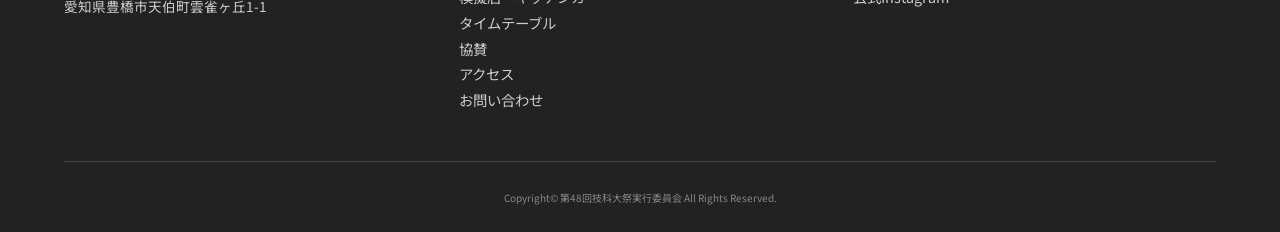
<file: outline.html>
<!DOCTYPE html>
<html lang="ja">

<head>
    <meta charset="UTF-8">
    <title>協賛 - 第48回 技科大祭</title>
    <meta name="viewport" content="width=device-width, initial-scale=1">
    <meta name="description" content="技科大祭の公式ホームページです。協賛情報を提供します。">
    <link rel="stylesheet" href="css/style.css">
    <link rel="icon" href="images/HP_icon.png">
</head>

<body>
    <div id="container">

        <header>
            <div id="logo">
                <a href="index.html">
                    <div id="daigaku" data-bind-text="config.university_name">豊橋技術科学大学</div>
                    <div id="gikadaisai" data-bind-text="config.festival_name">第48回技科大祭</div>
                </a>
            </div>

            <div id="menubar">

                <nav id="menubar-pc">
                    <ul>
                        <li><a href="index.html">トップ</a></li>
                        <li class="ddmenu_parent"><a href="#">企画</a>
                            <ul>
                                <li><a href="events.html">イベント</a></li>
                                <li><a href="shops.html">模擬店・キッチンカー</a></li>
                                <li><a href="timetable.html">タイムテーブル</a></li>
                            </ul>
                        </li>
                        <li><a href="outline.html">協賛</a></li>
                        <li><a href="access.html">アクセス</a></li>
                        <li><a href="contact.html">お問い合わせ</a></li>
                    </ul>
                </nav>

                <nav id="menubar-sp">
                    <ul>
                        <li><a href="index.html">トップ</a></li>
                        <li><a href="events.html">イベント</a></li>
                        <li><a href="shops.html">模擬店・キッチンカー</a></li>
                        <li><a href="timetable.html">タイムテーブル</a></li>
                        <li><a href="outline.html">協賛</a></li>
                        <li><a href="access.html">アクセス</a></li>
                        <li><a href="contact.html">お問い合わせ</a></li>
                    </ul>
                </nav>

            </div>
        </header>

        <div id="contents">

            <main>
                <section>
                    <h2><span>Sponsors</span><span class="hosoku">ご協賛企業</span></h2>
                    <p class="c">本年度の技科大祭開催にあたり、多くの企業の皆様にご支援、ご協力を賜りました。<br>心より感謝申し上げます。（順不同、敬称略）</p>

                    <div class="sponsor-grid">
                        <!-- JS will populate this -->
                    </div>
                </section>
            </main>

        </div>
        <footer>
            <div class="footer-container">
                <div class="footer-col">
                    <div class="logo-footer">
                        <a href="index.html">
                            <span class="daigaku-footer" data-bind-text="config.university_name">豊橋技術科学大学</span>
                            <span class="gikadaisai-footer" data-bind-text="config.festival_name">第48回技科大祭</span>
                        </a>
                    </div>
                    <address class="footer-address">
                        〒441-8580<br>
                        愛知県豊橋市天伯町雲雀ヶ丘1-1
                    </address>
                </div>
                <div class="footer-col">
                    <h4>Menu</h4>
                    <ul class="footer-nav">
                        <li><a href="index.html">トップ</a></li>
                        <li><a href="events.html">イベント</a></li>
                        <li><a href="shops.html">模擬店・キッチンカー</a></li>
                        <li><a href="timetable.html">タイムテーブル</a></li>
                        <li><a href="outline.html">協賛</a></li>
                        <li><a href="access.html">アクセス</a></li>
                        <li><a href="contact.html">お問い合わせ</a></li>
                    </ul>
                </div>
                <div class="footer-col">
                    <h4>Links</h4>
                    <ul class="footer-nav">
                        <li><a href="#" data-bind-href="links.university">大学公式サイト</a></li>
                        <li><a href="#" data-bind-href="links.twitter">公式X(Twitter)</a></li>
                        <li><a href="#" data-bind-href="links.instagram">公式Instagram</a></li>
                    </ul>
                </div>
            </div>
            <div class="footer-bottom">
                <small>Copyright&copy; 第48回技科大祭実行委員会 All Rights Reserved.</small>
            </div>
        </footer>
        <div class="pagetop"><a href="#"><i class="fas fa-angle-double-up"></i></a></div>

    </div>
    <div id="menubar_hdr">
        <span></span><span></span><span></span>
    </div>

    <script src="js/main.js"></script>

</body>

</html>
</file>
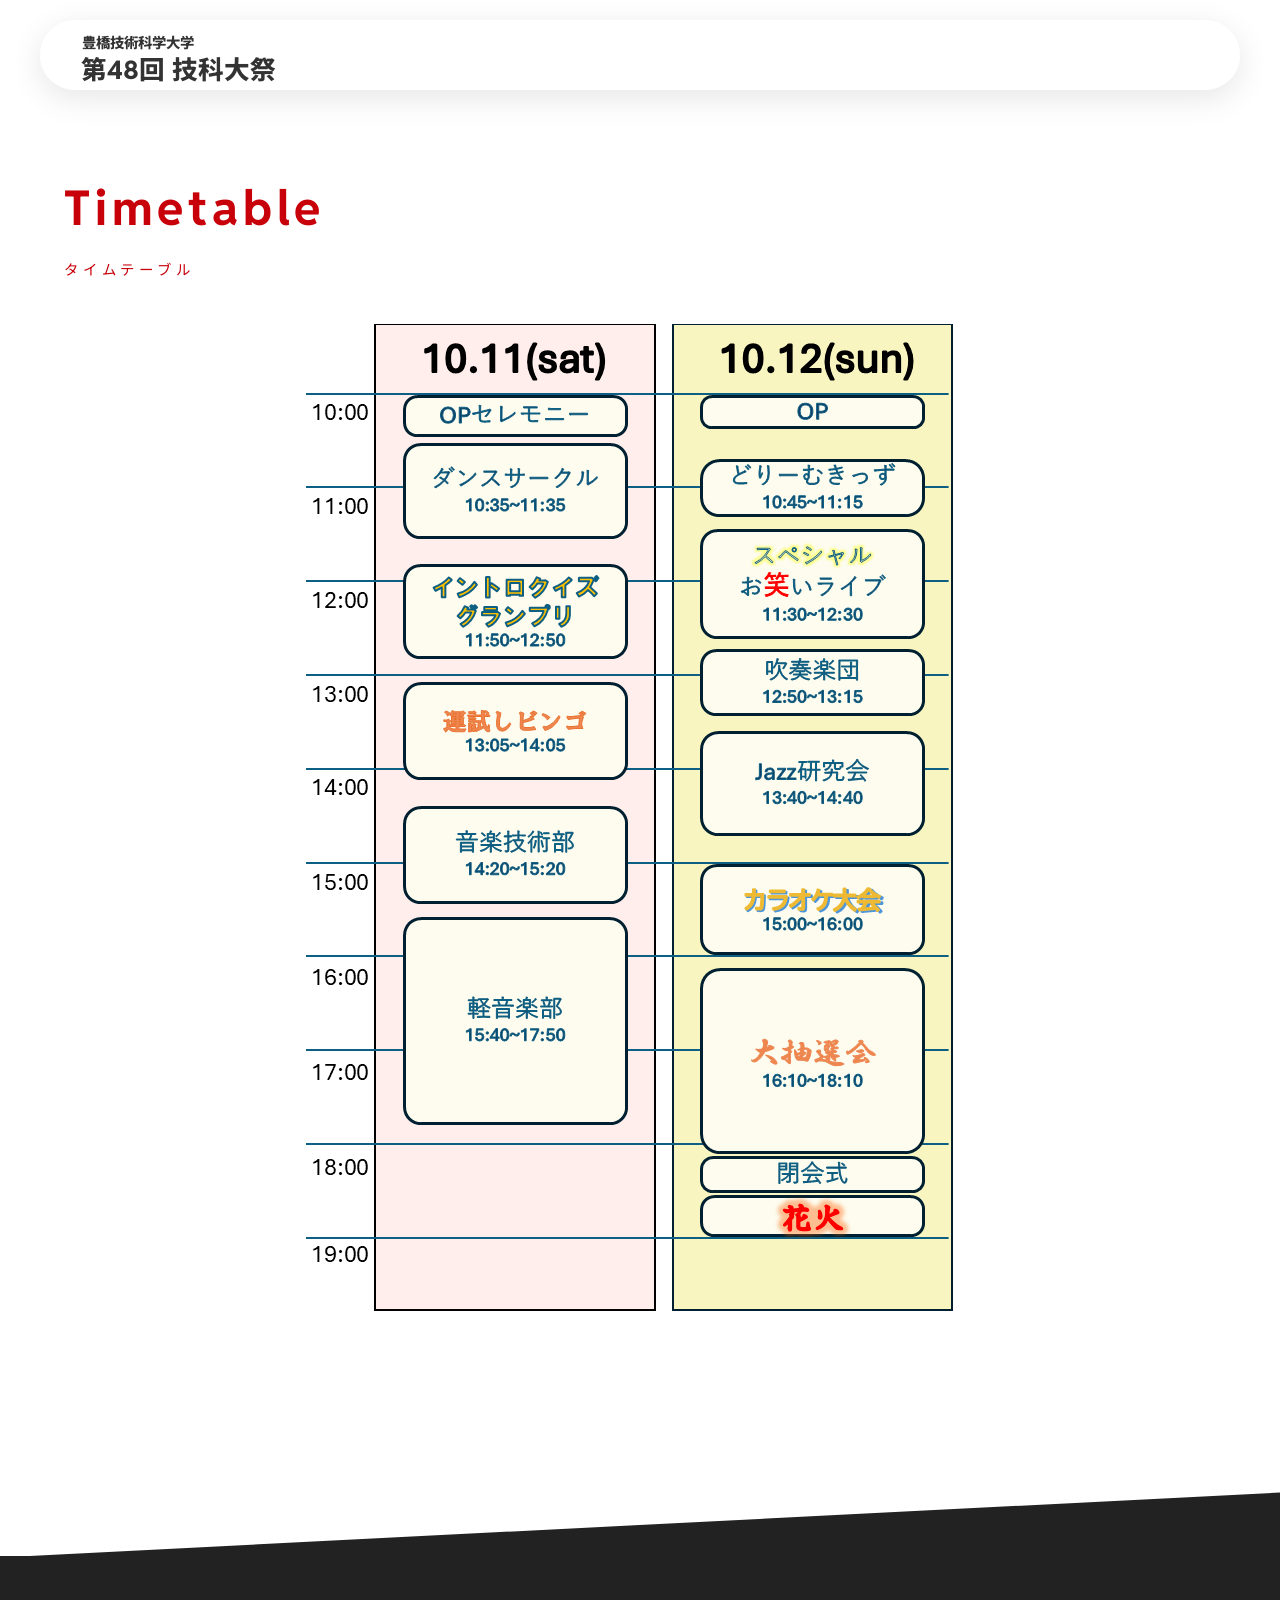
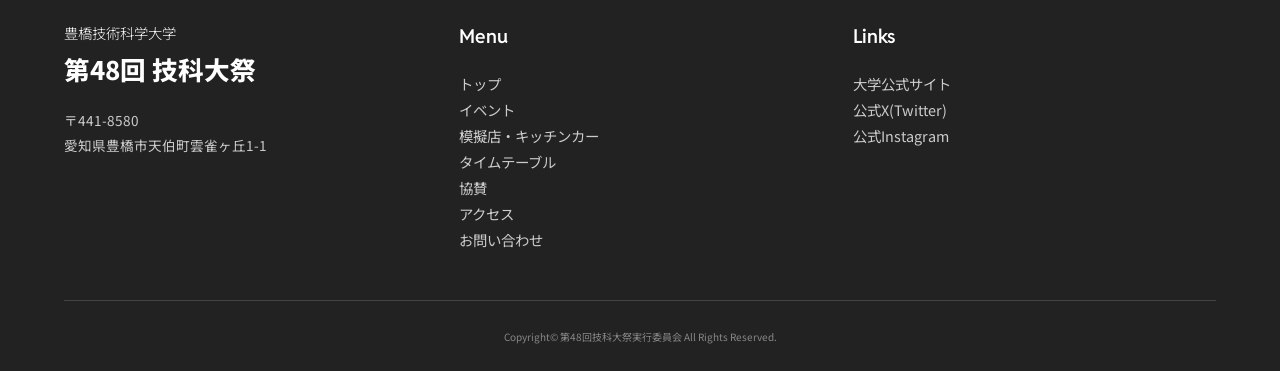
<file: timetable.html>
<!DOCTYPE html>
<html lang="ja">

<head>
	<meta charset="UTF-8">
	<title data-bind-text="config.festival_name">タイムテーブル - 技科大祭</title>
	<meta name="viewport" content="width=device-width, initial-scale=1">
	<meta name="description" content="イベントタイムテーブルです。" data-bind-text="config.description">
	<link rel="stylesheet" href="css/style.css">
	<link rel="icon" href="images/HP_icon.png">
</head>

<body>
	<div id="container">

		<header>
			<div id="logo">
				<a href="index.html">
					<div id="daigaku" data-bind-text="config.university_name">豊橋技術科学大学</div>
					<div id="gikadaisai" data-bind-text="config.festival_name">第48回技科大祭</div>
				</a>
			</div>

			<div id="menubar">

				<nav id="menubar-pc">
					<ul>
						<li><a href="index.html">トップ</a></li>
						<li class="ddmenu_parent"><a href="#">企画</a>
							<ul>
								<li><a href="events.html">イベント</a></li>
								<li><a href="shops.html">模擬店・キッチンカー</a></li>
								<li><a href="timetable.html">タイムテーブル</a></li>
							</ul>
						</li>
						<li><a href="outline.html">協賛</a></li>
						<li><a href="access.html">アクセス</a></li>
						<li><a href="contact.html">お問い合わせ</a></li>
					</ul>
				</nav>

				<nav id="menubar-sp">
					<ul>
						<li><a href="index.html">トップ</a></li>
						<li><a href="events.html">イベント</a></li>
						<li><a href="shops.html">模擬店・キッチンカー</a></li>
						<li><a href="timetable.html">タイムテーブル</a></li>
						<li><a href="outline.html">協賛</a></li>
						<li><a href="access.html">アクセス</a></li>
						<li><a href="contact.html">お問い合わせ</a></li>
					</ul>
				</nav>

			</div>
		</header>

		<div id="contents">

			<main>

				<section>
					<h2><span>Timetable</span><span class="hosoku">タイムテーブル</span></h2>

					<div class="c" style="margin-top: 2rem;">
						<img src="data/timetable.png" alt="技科大祭 タイムテーブル" data-bind-src="images.timetable">
					</div>

				</section>

			</main>

		</div>
		<footer>
			<div class="footer-container">
				<div class="footer-col">
					<div class="logo-footer">
						<a href="index.html">
							<span class="daigaku-footer" data-bind-text="config.university_name">豊橋技術科学大学</span>
							<span class="gikadaisai-footer" data-bind-text="config.festival_name">第48回技科大祭</span>
						</a>
					</div>
					<address class="footer-address">
						〒441-8580<br>
						愛知県豊橋市天伯町雲雀ヶ丘1-1
					</address>
				</div>
				<div class="footer-col">
					<h4>Menu</h4>
					<ul class="footer-nav">
						<li><a href="index.html">トップ</a></li>
						<li><a href="events.html">イベント</a></li>
						<li><a href="shops.html">模擬店・キッチンカー</a></li>
						<li><a href="timetable.html">タイムテーブル</a></li>
						<li><a href="outline.html">協賛</a></li>
						<li><a href="access.html">アクセス</a></li>
						<li><a href="contact.html">お問い合わせ</a></li>
					</ul>
				</div>
				<div class="footer-col">
					<h4>Links</h4>
					<ul class="footer-nav">
						<li><a href="#" data-bind-href="links.university">大学公式サイト</a></li>
						<li><a href="#" data-bind-href="links.twitter">公式X(Twitter)</a></li>
						<li><a href="#" data-bind-href="links.instagram">公式Instagram</a></li>
					</ul>
				</div>
			</div>
			<div class="footer-bottom">
				<small>Copyright© 第48回技科大祭実行委員会 All Rights Reserved.</small>
			</div>
		</footer>
		<div class="pagetop"><a href="#"><i class="fas fa-angle-double-up"></i></a></div>

	</div>
	<div id="menubar_hdr">
		<span></span><span></span><span></span>
	</div>

	<script src="js/main.js"></script>

</body>

</html>
</file>
<file: css/style.css>
@charset "utf-8";

/* Imports */
@import url("https://cdnjs.cloudflare.com/ajax/libs/font-awesome/6.5.2/css/all.min.css");
@import url('https://fonts.googleapis.com/css2?family=Reddit+Sans:ital,wght@0,200..900;1,200..900&display=swap');
@import url('https://fonts.googleapis.com/css2?family=Noto+Sans+JP:wght@100..900&display=swap');
@import url('https://fonts.googleapis.com/css2?family=Courier+Prime:ital,wght@0,400;0,700;1,400;1,700&family=Zalando+Sans+Expanded:ital,wght@0,200..900;1,200..900&family=Zen+Maru+Gothic:wght@400;500;700&display=swap');
@import url('https://fonts.googleapis.com/css2?family=Courier+Prime:ital,wght@0,400;0,700;1,400;1,700&family=IBM+Plex+Mono:ital,wght@0,100;0,200;0,300;0,400;0,500;0,600;0,700;1,100;1,200;1,300;1,400;1,500;1,600;1,700&family=Zalando+Sans+Expanded:ital,wght@0,200..900;1,200..900&family=Zen+Maru+Gothic:wght@400;500;700&display=swap');
@import url('https://fonts.googleapis.com/css2?family=Courier+Prime:ital,wght@0,400;0,700;1,400;1,700&family=IBM+Plex+Mono:ital,wght@0,100;0,200;0,300;0,400;0,500;0,600;0,700;1,100;1,200;1,300;1,400;1,500;1,600;1,700&family=Zalando+Sans+Expanded:ital,wght@0,200..900;1,200..900&family=Zen+Maru+Gothic:wght@400;500;700&display=swap');

/* Custom Properties */
:root {
    --text-color: #333;
    --dark-color: #222;
    --primary-color: #C7000A;
    --primary-inverse-color: #fff;
    --global-space: 5vw;
}

/* Keyframes */
@keyframes animation1 {
    from {
        left: -200px;
    }

    to {
        left: 0;
    }
}

@keyframes opa1 {
    from {
        opacity: 0;
    }

    to {
        opacity: 1;
    }
}

@keyframes fadeIn {
    from {
        opacity: 0;
        transform: scale(0.8);
    }

    to {
        opacity: 1;
        transform: scale(1);
    }
}

/* Base & Reset Styles */
html,
body {
    margin: 0;
    padding: 0;
    height: 100%;
    font-size: 13px;
}

body {
    font-family: "Noto Sans JP", "Hiragino Kaku Gothic Pro", "ヒラギノ角ゴ Pro W3", Meiryo, "メイリオ", "Osaka", "MS PGothic", "ＭＳ Ｐゴシック", sans-serif;
    font-optical-sizing: auto;
    -webkit-text-size-adjust: none;
    background: #fff;
    color: var(--text-color);
    line-height: 2;
}

body.no-scroll {
    overflow: hidden;
}

* {
    box-sizing: border-box;
}

figure,
dd,
nav,
ul,
li,
ol,
address {
    margin: 0;
    padding: 0;
    font-style: normal;
}

nav ul {
    list-style: none;
}

section li {
    margin-left: 1rem;
}

table {
    border-collapse: collapse;
}

img,
video {
    border: none;
    max-width: 100%;
    height: auto;
    vertical-align: middle;
}

iframe {
    width: 100%;
}

input {
    font-size: 1rem;
}

section+section {
    margin-top: 3rem;
}

a {
    color: var(--text-color);
    transition: 0.3s;
    text-decoration: none;
}

a:hover {
    color: var(--primary-color);
    text-decoration: none;
}

/* Layout */
#container {
    display: flex;
    flex-direction: column;
    min-height: 100vh;
}

#contents {
    flex: 1;
}

body:not(.home) #container {
    display: flex;
    flex-direction: column;
    justify-content: space-between;
}

#contents {
    padding: var(--global-space);
    padding-top: 120px;
}

/* Header */
header {
    display: flex;
    align-items: center;
    justify-content: space-between;
    height: 70px;
    padding: 0 40px;
    font-family: "Reddit Sans", "Noto Sans JP", sans-serif;
    font-weight: 700;
    position: fixed;
    top: 20px;
    left: 50%;
    transform: translateX(-50%);
    z-index: 1000;
    width: 94%;
    max-width: 1200px;
    background: rgba(255, 255, 255, 0.7);
    backdrop-filter: blur(16px);
    -webkit-backdrop-filter: blur(16px);
    border: 1px solid rgba(255, 255, 255, 0.6);
    border-radius: 100px;
    box-shadow: 0 8px 32px rgba(0, 0, 0, 0.1);
}

#logo a {
    display: block;
    text-decoration: none;
    font-size: 1.6rem;
    font-weight: 800;
}

#logo img {
    display: block;
    width: 160px;
}

#daigaku {
    position: relative;
    bottom: -14px;
    left: 1px;
    font-size: 0.9rem;
}

/* Desktop Navigation */
.large-screen #menubar {
    display: block;
}

.large-screen #menubar #menubar-pc>ul {
    display: flex;
    font-size: 0.85rem;
    gap: 0.5rem;
}

.large-screen #menubar li a {
    border-radius: 100px;
    padding: 0.2rem 1rem;
}

.large-screen #menubar li a:hover {
    background: var(--primary-color);
    color: #fff;
    box-shadow: 0 4px 10px rgba(199, 0, 10, 0.3);
}

.ddmenu_parent ul {
    display: none;
}

.large-screen .ddmenu_parent:hover>ul {
    display: block;
}

.large-screen #menubar ul ul {
    animation: opa1 0.5s 0.1s both;
    position: absolute;
    z-index: 100;
}

.large-screen #menubar ul ul a {
    margin-top: 0.4rem;
}

/* Main Content */
main h2 {
    font-family: "Reddit Sans", "Noto Sans JP", sans-serif;
    font-size: 3rem;
    letter-spacing: 0.1em;
    color: var(--primary-color);
}

main h2 .hosoku {
    display: block;
    font-weight: normal;
    font-size: 0.3em;
}

main h3 {
    display: inline-block;
    border-bottom: 3px solid var(--text-color);
}

/* Footer Redesign */
footer {
    position: relative;
    background: var(--dark-color);
    color: #f0f0f0;
    padding: 5vw var(--global-space) 0;
    margin-top: 10vw;
    font-size: 0.9rem;
    line-height: 1.8;
}

footer::before {
    content: "";
    position: absolute;
    left: 0;
    width: 100%;
    height: calc(5vw + 1px);
    background: var(--dark-color);
    top: -5vw;
    clip-path: polygon(0 100%, 100% 0, 100% 100%);
}

.footer-container {
    display: flex;
    flex-wrap: wrap;
    justify-content: space-between;
    gap: 2rem;
    padding-bottom: 3rem;
}

.footer-col {
    flex: 1;
    min-width: 250px;
}

.footer-col h4 {
    font-family: "Reddit Sans", sans-serif;
    font-size: 1.2rem;
    color: var(--primary-inverse-color);
    margin: 0 0 1rem 0;
    font-weight: 600;
}

.logo-footer a {
    text-decoration: none;
    color: var(--primary-inverse-color);
    display: inline-block;
    margin-bottom: 1rem;
}

.daigaku-footer {
    display: block;
    font-size: 0.9rem;
    font-weight: 300;
}

.gikadaisai-footer {
    display: block;
    font-size: 1.6rem;
    font-weight: 800;
}

.footer-address {
    font-size: 0.85rem;
    color: #ccc;
}

.footer-nav {
    list-style: none;
    padding: 0;
}

.footer-nav li a {
    color: #ccc;
    text-decoration: none;
    transition: color 0.3s;
}

.footer-nav li a:hover {
    color: var(--primary-color);
}

.footer-bottom {
    border-top: 1px solid #444;
    padding: 1.5rem 0;
    text-align: center;
    font-size: 0.75rem;
    color: #888;
}

.footer-bottom a {
    color: #aaa;
    text-decoration: none;
}

.footer-bottom a:hover {
    color: var(--primary-color);
}

.footer-bottom .pr {
    display: block;
    margin-top: 0.5rem;
}

/* Components */
.pagetop-show {
    display: block;
}

.pagetop a {
    display: block;
    text-decoration: none;
    text-align: center;
    z-index: 99;
    position: fixed;
    right: 20px;
    bottom: 20px;
    color: #fff;
    font-size: 1.5rem;
    background: rgba(0, 0, 0, 0.2);
    width: 60px;
    line-height: 60px;
    border-radius: 50%;
}

.bg1 {
    position: relative;
    background: var(--primary-color);
    color: var(--primary-inverse-color);
    padding: 5vw var(--global-space);
    margin: 10vw calc(-1 * var(--global-space));
}

.bg1 a {
    color: inherit;
}

.bg1 h2 {
    color: var(--primary-inverse-color);
}

.bg1::before,
.bg1::after {
    content: "";
    position: absolute;
    left: 0;
    width: 100%;
    height: calc(5vw + 1px);
    background: var(--primary-color);
}

.bg1::before {
    top: -5vw;
    clip-path: polygon(0 100%, 100% 0, 100% 100%);
}

.bg1::after {
    bottom: -5vw;
    clip-path: polygon(0 0, 100% 0, 0 100%);
}

@font-face {
    font-family: ZenMaru;
    src: url("/font/Zen_Maru_Gothic/ZenMaruGothic-Medium.ttf") format("truetype");
}


/* === Access Page Specific Styles === */
.map-container {
    margin-bottom: 3rem;
    border: 1px solid #ddd;
    box-shadow: 0 4px 15px rgba(0, 0, 0, 0.05);
}

/* === Access Block === */
.access-container {
    max-width: 900px;
    margin: 0 auto;
    text-align: left;
}

.access-info {
    background: rgba(0, 0, 0, 0.15);
    padding: 2rem;
    border-radius: 15px;
}

.access-method {
    margin-bottom: 2rem;
}

.access-method:last-child {
    margin-bottom: 0;
}

.access-method h4 {
    font-size: 1.4rem;
    font-weight: 600;
    border-bottom: 2px solid rgba(255, 255, 255, 0.5);
    padding-bottom: 0.5rem;
    margin: 0 0 1rem 0;
}

.access-method h4 .fas {
    margin-right: 0.8rem;
}

.access-description p {
    margin: 0;
    line-height: 1.8;
}

.access-description .note {
    display: block;
    font-size: 0.85rem;
    margin-top: 1rem;
    opacity: 0.9;
}

/* Bus Countdown Styles */
.bus-countdown-wrapper {
    background: rgba(0, 0, 0, 0.2);
    border-radius: 10px;
    padding: 1rem 1.5rem;
    margin-top: 1.5rem;
    border: 1px solid rgba(255, 255, 255, 0.2);
}

.bus-countdown-wrapper h5 {
    font-size: 1rem;
    font-weight: 500;
    margin: 0 0 0.5rem 0;
}

.bus-countdown-wrapper h5 .fas {
    margin-right: 0.5rem;
}

#bus-schedule-note {
    display: none;
    /* Hidden by default, shown via JS */
    font-size: 0.8rem;
    text-align: center;
    padding: 0.3rem 0.5rem;
    background: rgba(255, 255, 255, 0.1);
    border-radius: 4px;
    margin-bottom: 0.5rem;
}

#bus-countdown-display {
    display: flex;
    align-items: center;
    justify-content: center;
    gap: 1rem;
    background: rgba(0, 0, 0, 0.2);
    padding: 0.5rem 1rem;
    border-radius: 8px;
    text-align: center;
}

#bus-countdown-display p {
    margin: 0;
    font-size: 0.9rem;
}

#bus-countdown-display .time-container {
    font-family: "Reddit Sans", sans-serif;
    font-size: 2rem;
    font-weight: 700;
    color: #fff;
}

#bus-countdown-display .time-container small {
    font-family: "Noto Sans JP", sans-serif;
    font-size: 0.8rem;
    margin-left: 0.2rem;
    font-weight: 400;
}

p.next-bus-info {
    text-align: center;
    font-size: 0.8rem;
    opacity: 0.8;
    margin-top: 0.5rem;
}

/* Map Button Styles */
.map-button-container {
    text-align: center;
    margin-top: 2.5rem;
}

.map-button {
    display: flex;
    max-width: 400px;
    margin: 0 auto;
    align-items: center;
    justify-content: center;
    gap: 1rem;
    background: var(--primary-inverse-color);
    border-radius: 12px;
    padding: 1rem;
    text-decoration: none;
    transition: all 0.3s ease;
    box-shadow: 0 5px 20px rgba(0, 0, 0, 0.1);
}

.map-button:hover {
    background: #f5f5f5;
    transform: translateY(-5px);
    box-shadow: 0 8px 25px rgba(0, 0, 0, 0.2);
}

.map-button-icon {
    font-size: 2.5rem;
    line-height: 1;
    color: var(--primary-color);
}

.map-button-text {
    text-align: left;
}

.map-button-text strong {
    font-size: 1.2rem;
    display: block;
    color: var(--primary-color) !important;
}

.map-button-text small {
    font-size: 0.8rem;
    color: #555 !important;
    display: block;
}


/* === Countdown Redesign === */
.countdown-card {
    background: rgba(0, 0, 0, 0.25);
    border: 1px solid rgba(255, 255, 255, 0.2);
    border-radius: 15px;
    padding: 2rem;
    max-width: 800px;
    margin-left: auto;
    margin-right: auto;
    backdrop-filter: blur(8px);
    -webkit-backdrop-filter: blur(8px);
    box-shadow: 0 8px 32px 0 rgba(0, 0, 0, 0.2);
    text-align: center;
    color: var(--primary-inverse-color);
}

.countdown-card .event-date {
    font-size: clamp(1.5rem, 5vw, 2.5rem);
    font-weight: bold;
    line-height: 1.2;
    margin: 0;
}

.countdown-card #countdown-text {
    font-size: 1rem;
    font-weight: 300;
    letter-spacing: 0.1em;
    margin: 0.5rem 0 1.5rem 0;
    opacity: 0.9;
}

#countdown {
    display: flex;
    justify-content: center;
    align-items: center;
    gap: 1.5rem;
}

.timer-unit {
    text-align: center;
}

#countdown span {
    font-family: "IBM Plex Mono", sans-serif;
    font-weight: 700;
    font-size: clamp(2.5rem, 10vw, 4rem);
    line-height: 1;
    display: block;
}

#countdown p {
    font-size: 0.8rem;
    margin-top: 0.25rem;
    letter-spacing: 0.05em;
}

.separator {
    width: 1px;
    height: 50px;
    background-color: rgba(255, 255, 255, 0.3);
}

.opening-time-container {
    margin-top: 1.5rem;
    padding-top: 1.5rem;
    border-top: 1px solid rgba(255, 255, 255, 0.2);
}

.opening-time-unit {
    text-align: center;
}

.opening-time-unit .opening-time-value {
    font-family: "IBM Plex Mono", sans-serif;
    font-weight: 700;
    font-size: 2.5rem;
    line-height: 1;
    display: block;
    color: var(--primary-inverse-color);
}

.opening-time-unit .opening-time-label {
    font-size: 0.8rem;
    margin-top: 0.25rem;
    letter-spacing: 0.05em;
    opacity: 0.9;
    color: var(--primary-inverse-color);
}

/* === Hamburger Menu & Mobile Navigation (Flat Redesign) === */
.large-screen #menubar_hdr {
    display: none;
}

.small-screen #menubar_hdr {
    display: flex;
    flex-direction: column;
    justify-content: space-between;
    z-index: 1001;
    cursor: pointer;
    padding: 8px;
    width: 34px;
    height: 30px;
    border: none;
    background: none;
    order: 2;
    /* Ensure 's on the right */
}

.small-screen #menubar_hdr span {
    display: block;
    transition: all 0.3s ease-in-out;
    background-color: var(--text-color);
    height: 3px;
    width: 100%;
}

.small-screen #menubar_hdr.ham span {
    background-color: var(--text-color);
    /* Close (X) icon should be dark on light overlay */
}

.small-screen #menubar_hdr.ham span:nth-of-type(1) {
    transform: translateY(7px) rotate(45deg);
}

.small-screen #menubar_hdr.ham span:nth-of-type(2) {
    opacity: 0;
}

.small-screen #menubar_hdr.ham span:nth-of-type(3) {
    transform: translateY(-7px) rotate(-45deg);
}

.small-screen #menubar {
    display: flex;
    align-items: center;
    justify-content: center;
    position: fixed;
    z-index: 1000;
    inset: 0;
    background: rgba(255, 255, 255, 0.9);
    backdrop-filter: blur(15px);
    -webkit-backdrop-filter: blur(15px);
    /* Frosted glass background */
    opacity: 0;
    visibility: hidden;
    transform: translateX(100%);
    /* Start off-screen */
    transition: all 0.4s ease-in-out;
}

.small-screen #menubar.is-open {
    opacity: 1;
    visibility: visible;
    transform: translateX(0);
    /* Slide in */
}

.small-screen #menubar nav {
    width: 100%;
}

.small-screen #menubar nav ul {
    display: flex;
    flex-direction: column;
    align-items: center;
    gap: 1.5rem;
    padding: 0;
    list-style: none;
}

.small-screen #menubar nav a {
    color: var(--text-color);
    font-size: 2rem;
    font-weight: 500;
    text-decoration: none;
    padding: 0.5rem 1rem;
    border-radius: 5px;
    opacity: 0;
    transform: translateY(20px);
    transition: background-color 0.3s, opacity 0.3s ease, transform 0.3s ease;
}

.small-screen #menubar.is-open nav a {
    opacity: 1;
    transform: translateY(0);
}

.small-screen #menubar.is-open nav li:nth-child(1) a {
    transition-delay: 0.15s;
}

.small-screen #menubar.is-open nav li:nth-child(2) a {
    transition-delay: 0.20s;
}

.small-screen #menubar.is-open nav li:nth-child(3) a {
    transition-delay: 0.25s;
}

.small-screen #menubar.is-open nav li:nth-child(4) a {
    transition-delay: 0.30s;
}

.small-screen #menubar.is-open nav li:nth-child(5) a {
    transition-delay: 0.35s;
}

.small-screen #menubar nav a:hover {
    color: var(--primary-inverse-color);
    background-color: rgba(0, 0, 0, 0.15);
    /* Subtle dark hover for flat design */
}

.small-screen #menubar ul ul {
    display: none;
    padding-top: 1rem;
    position: static;
    background: none;
    border: none;
    box-shadow: none;
    text-align: center;
}

.small-screen #menubar ul ul a {
    font-size: 1.2rem;
    font-weight: 300;
}

.small-screen #menubar .ddmenu_parent>a.is-active+ul {
    display: block;
}


/* Utility classes */
.c {
    text-align: center !important;
}

/* Media Queries */
@media screen and (max-width: 600px) {
    #contents {
        padding-top: 80px;
    }

    .countdown-card {
        padding: 1.5rem 1rem;
    }

    #countdown {
        gap: 0.5rem;
        justify-content: space-around;
    }

    .separator {
        display: none;
    }

    .footer-container {
        flex-direction: column;
        text-align: center;
    }

    .access-container {
        padding: 1.5rem 1rem;
    }

    #bus-countdown-display {
        flex-direction: column;
        gap: 0.5rem;
    }
}

@media (min-width: 600px) {
    .lineup {
        flex-direction: row;
    }
}

@media screen and (min-width: 900px) {

    html,
    body {
        font-size: 16px;
    }

    header {
        position: fixed;
    }
}

/* === Sponsor Page Specific Styles === */
.sponsor-grid {
    display: grid;
    /* 各タイルの最小幅を180pxとし、可能な限り均等にカラムを配置 */
    grid-template-columns: repeat(auto-fit, minmax(180px, 1fr));
    gap: 2rem;
    /* タイル間の余白 */
    margin-top: 3rem;
}

.sponsor-tile {
    display: flex;
    flex-direction: column;
    align-items: center;
    justify-content: center;
    background: #fff;
    border: 1px solid #eee;
    border-radius: 10px;
    padding: 1.5rem 1rem;
    transition: all 0.3s ease;
    box-shadow: 0 4px 15px rgba(0, 0, 0, 0.05);
    min-height: 160px;
    cursor: pointer;
    text-decoration: none;
}

.sponsor-tile:hover {
    transform: translateY(-5px);
    box-shadow: 0 8px 25px rgba(0, 0, 0, 0.12);
    border-color: rgba(199, 0, 10, 0.5);
    /* Primary color with transparency */
}

.sponsor-tile img {
    max-height: 70px;
    /* ロゴの高さを制限 */
    max-width: 100%;
    object-fit: contain;
    /* 画像のアスペクト比を維持 */
    margin-bottom: 1rem;
}

.sponsor-tile .sponsor-name {
    font-weight: 600;
    color: var(--text-color);
    text-align: center;
    line-height: 1.4;
    font-size: 0.9rem;
}

/* === View Options Panel === */
.view-options {
    margin-bottom: 2rem;
}

.filter-sort-controls {
    display: flex;
    flex-wrap: wrap;
    align-items: center;
    gap: 0.5rem 1.5rem;
}

.control-group {
    display: flex;
    align-items: center;
    gap: 0.5rem;
}

.control-group label {
    font-size: 0.85rem;
    font-weight: 600;
    white-space: nowrap;
}

.control-group select {
    border: 1px solid #ddd;
    border-radius: 5px;
    padding: 0.4rem 0.6rem;
    font-size: 0.85rem;
    background-color: #fff;
}

/* === Shop List Card Design === */
.shop-list-container {
    display: grid;
    grid-template-columns: repeat(auto-fit, minmax(280px, 1fr));
    gap: 2rem;
}

.shop-card {
    background: #fff;
    border-radius: 12px;
    box-shadow: 0 6px 20px rgba(0, 0, 0, 0.07);
    transition: all 0.3s ease;
    overflow: hidden;
    display: flex;
    flex-direction: column;
}

.shop-card:hover {
    transform: translateY(-5px);
    box-shadow: 0 10px 25px rgba(0, 0, 0, 0.12);
}

.shop-card-image {
    width: 100%;
    aspect-ratio: 1 / 1;
    /* 正方形にする */
    background-color: #f5f5f5;
}

.shop-card-image img {
    width: 100%;
    height: 100%;
    object-fit: cover;
    /* 画像をエリアいっぱいに表示 */
}

.shop-card-content {
    padding: 1.2rem;
    display: flex;
    flex-direction: column;
    flex-grow: 1;
    /* カードの高さを揃える */
}

.shop-card-title {
    font-size: 1.2rem;
    font-weight: 700;
    line-height: 1.5;
    color: var(--text-color);
    margin: 0 0 1rem 0;
    flex-grow: 1;
}

.shop-card-footer {
    display: flex;
    justify-content: space-between;
    align-items: center;
    gap: 1rem;
    margin-top: auto;
    padding-top: 0.75rem;
    border-top: 1px solid #f0f0f0;
}

.shop-card-circle {
    font-size: 0.85rem;
    font-weight: 500;
    color: #555;
    line-height: 1.4;
}

.shop-card-location {
    background: #f0f0f0;
    color: #555;
    font-weight: 600;
    font-size: 0.8rem;
    padding: 0.3em 0.8em;
    border-radius: 50px;
    white-space: nowrap;
    flex-shrink: 0;
}

/* === Contact Page Specific Styles === */
.contact-container {
    max-width: 800px;
    margin: 3rem auto 0;
    text-align: left;
}

.contact-button-wrapper {
    text-align: center;
    margin: 2rem 0 3rem;
}

.cta-button {
    display: inline-block;
    background: var(--primary-color);
    color: var(--primary-inverse-color);
    padding: 1rem 2.5rem;
    border-radius: 50px;
    text-decoration: none;
    font-weight: 700;
    font-size: 1.1rem;
    transition: all 0.3s ease;
    box-shadow: 0 5px 15px rgba(0, 0, 0, 0.1);
}

.cta-button:hover {
    background: #a50008;
    /* A slightly darker red */
    color: var(--primary-inverse-color);
    transform: translateY(-3px);
    box-shadow: 0 8px 20px rgba(0, 0, 0, 0.15);
}

.cta-button .fas {
    margin-right: 0.8em;
}

.contact-notes {
    background: #f9f9f9;
    border: 1px solid #eee;
    border-radius: 10px;
    padding: 1.5rem 2rem;
    margin-top: 2rem;
}

.contact-notes h3 {
    border-bottom: 2px solid var(--primary-color);
    padding-bottom: 0.5rem;
    margin: 0 0 1rem 0;
}

.contact-notes h3 .fas {
    margin-right: 0.5em;
}

.contact-notes p {
    margin: 0;
    line-height: 1.8;
}

/* === Feature Blocks (Theme & Guest) === */

/* --- コンテナ: 2列レイアウト (テーマセクション用) --- */
.feature-block {
    display: grid;
    grid-template-columns: 1fr 1fr;
    gap: 3rem;
    align-items: center;
    padding: 5vw var(--global-space);
    margin: 5vw 0;
    overflow: hidden;
}

/* --- コンテナ: 1列レイアウト (ゲストセクション用) --- */
.guest-feature-text-only {
    padding: 5vw var(--global-space);
    margin: 5vw 0;
}

/* --- ポスター画像のスタイル (テーマセクション用) --- */
.feature-poster-container img {
    width: 100%;
    height: auto;
    object-fit: contain;
    border-radius: 8px;
    box-shadow: 0 15px 40px rgba(0, 0, 0, 0.12);
    transform: rotate(2deg);
    transition: all 0.3s ease;
}

.feature-block.layout-reversed .feature-poster-container img {
    transform: rotate(-2deg);
}

.feature-poster-container img:hover {
    transform: rotate(0) scale(1.05);
    box-shadow: 0 20px 50px rgba(0, 0, 0, 0.2);
}

/* --- 両セクション共通のテキストスタイル --- */
.feature-content-text {
    text-align: center;
}

.feature-heading {
    margin-bottom: 2rem;
    line-height: 1.2;
}

.feature-en-heading {
    display: block;
    font-family: Zalando Sans Expanded, sans-serif;
    font-weight: 800;
    font-size: clamp(2.5rem, 8vw, 4.5rem);
    color: var(--primary-color);
    letter-spacing: 0.05em;
}

.feature-ja-heading {
    display: block;
    font-family: "Noto Sans JP", sans-serif;
    font-size: 1rem;
    font-weight: 500;
    margin-top: 0.5rem;
    color: var(--text-color);
}

/* --- テーマセクション専用テキストスタイル --- */
.theme-showcase-text {
    font-family: "Zen Maru Gothic", "Noto Sans JP", serif;
    font-size: clamp(4rem, 20vw, 9rem);
    font-weight: 500;
    line-height: 1;
    margin: 0;
    color: var(--dark-color);
}

/* --- ゲストセクション専用テキスト＆ボタンスタイル --- */
.guest-showcase-text {
    font-size: 1.5rem;
    font-weight: 500;
    line-height: 1.8;
    margin-bottom: 2.5rem;
}

.feature-button {
    display: inline-block;
    margin-top: 1.5rem;
    background: var(--primary-color);
    color: #fff;
    padding: 0.8rem 2.5rem;
    border-radius: 50px;
    text-decoration: none;
    font-weight: 700;
    font-size: 1rem;
    transition: all 0.3s ease;
    box-shadow: 0 4px 15px rgba(0, 0, 0, 0.1);
}

.feature-button:hover {
    background: #A50008;
    transform: translateY(-3px);
    box-shadow: 0 7px 20px rgba(0, 0, 0, 0.15);
}

/* --- レスポンシブ対応 (テーマセクション用) --- */
@media screen and (max-width: 768px) {
    .feature-block {
        grid-template-columns: 1fr;
        gap: 2.5rem;
        overflow: visible;
    }

    .feature-poster-container {
        order: 2;
    }

    .feature-poster-container img,
    .feature-block.layout-reversed .feature-poster-container img {
        transform: rotate(0);
    }

    .feature-poster-container img:hover {
        transform: none;
        box-shadow: 0 15px 40px rgba(0, 0, 0, 0.12);
    }
}


/* === Navigation Display Control === */
/* PC表示(.large-screen)の時 */
.large-screen #menubar-sp {
    display: none;
    /* モバイル用を非表示 */
}

.large-screen #menubar-pc {
    display: block;
    /* PC用を表示 */
}

/* モバイル表示(.small-screen)の時 */
.small-screen #menubar-pc {
    display: none;
    /* PC用を非表示 */
}

.small-screen #menubar-sp {
    display: block;
    /* モバイル用を表示 */
}

/* ▼▼▼ マップ機能に関するCSS ▼▼▼ */
/* === Fixed Action Buttons === */
.fixed-button {
    display: flex;
    align-items: center;
    justify-content: center;
    z-index: 99;
    position: fixed;
    right: 20px;
    color: #fff;
    font-size: 1.5rem;
    background: rgba(0, 0, 0, 0.4);
    width: 60px;
    height: 60px;
    border-radius: 50%;
    border: none;
    cursor: pointer;
    padding: 0;
    box-shadow: 0 4px 10px rgba(0, 0, 0, 0.15);
    transition: all 0.3s ease;
}

.fixed-button:hover {
    background: var(--primary-color);
    transform: translateY(-3px);
    box-shadow: 0 6px 15px rgba(0, 0, 0, 0.2);
}

#map-button {
    bottom: 90px;
}

/* === Modal (Popup) Styles (最終安定版) === */
.modal-overlay {
    display: none;
    position: fixed;
    z-index: 2000;
    inset: 0;
    /* top, right, bottom, left を一括指定 */
    background-color: #333;
}

.modal-content {
    width: 100%;
    height: 100%;
    background-color: #1a1a1a;
    /* ベース背景色を調整 */
    animation: fadeIn 0.3s;
    display: flex;
    flex-direction: column;
}

/* === Modal Header (デザイン改善) === */
.modal-header {
    display: flex;
    align-items: center;
    padding: 10px;
    background-color: rgba(0, 0, 0, 0.2);
    flex-shrink: 0;
    gap: 10px;
}

.map-switcher {
    display: flex;
    flex-grow: 1;
    gap: 10px;
}

.map-switch-button {
    flex: 1;
    padding: 10px 15px;
    font-size: 0.9rem;
    font-weight: 600;
    color: #fff;
    background-color: rgba(255, 255, 255, 0.1);
    border: 1px solid rgba(255, 255, 255, 0.2);
    border-radius: 8px;
    cursor: pointer;
    transition: all 0.3s ease;
    display: flex;
    align-items: center;
    justify-content: center;
    gap: 0.5rem;
}

.map-switch-button.active {
    background-color: var(--primary-color);
    border-color: var(--primary-color);
    color: #fff;
}

.modal-close-btn {
    background: rgba(255, 255, 255, 0.1);
    border: 1px solid rgba(255, 255, 255, 0.2);
    color: #fff;
    border-radius: 8px;
    width: 44px;
    height: 44px;
    font-size: 1.5rem;
    cursor: pointer;
    display: flex;
    align-items: center;
    justify-content: center;
    flex-shrink: 0;
    transition: all 0.3s ease;
}

.modal-close-btn:hover {
    background: rgba(255, 255, 255, 0.2);
}


/* === Map Panels (最終安定版) === */
.map-panels-container {
    flex-grow: 1;
    position: relative;
    background-color: #fff;
}

.map-panel {
    display: none;
    position: absolute;
    inset: 0;
}

.map-panel.active {
    display: block;
}

.map-zoom-container {
    width: 100%;
    height: 100%;
    overflow: hidden;
    position: relative;
    -webkit-touch-callout: none;
    /* iOSでの長押しメニューを無効化 */
    user-select: none;
    /* テキスト選択を無効化 */
}

.map-zoom-container img {
    width: 100%;
    height: 100%;
    object-fit: contain;
}

/* Map Instruction Overlay */
.map-instruction-overlay {
    position: absolute;
    inset: 0;
    background-color: rgba(0, 0, 0, 0.7);
    color: #fff;
    display: flex;
    flex-direction: column;
    align-items: center;
    justify-content: center;
    text-align: center;
    font-size: 1rem;
    line-height: 1.6;
    transition: opacity 0.5s ease, visibility 0.5s ease;
    pointer-events: none;
    opacity: 1;
    visibility: visible;
}

.map-instruction-overlay.hidden {
    opacity: 0;
    visibility: hidden;
}

.map-instruction-overlay .fas {
    font-size: 2rem;
    margin-bottom: 0.5rem;
}

/* === Modal Footer Note (新規追加) === */
.modal-footer-note {
    padding: 12px;
    background-color: rgba(0, 0, 0, 0.3);
    flex-shrink: 0;
    text-align: center;
}

.modal-footer-note p {
    margin: 0;
    font-size: 0.8rem;
    color: #ccc;
    line-height: 1.5;
}

.modal-footer-note .fas {
    margin-right: 0.5em;
}

body.modal-open {
    overflow: hidden;
}

@media screen and (min-width: 769px) {
    .map-instruction-overlay {
        display: none;
    }
}

/* === New Fade In Animation === */
.fade-in-text {
    visibility: hidden;
    /* JS will change this */
}

.char {
    display: inline-block;
    opacity: 0;
    transform: translateY(20px);
    animation: fadeInUp 0.6s cubic-bezier(0.25, 0.46, 0.45, 0.94) forwards;
}

@keyframes fadeInUp {
    to {
        opacity: 1;
        transform: translateY(0);
    }
}

/* Mobile Header Adjustment */
@media (max-width: 768px) {
    header {
        padding: 0 20px;
        top: 10px;
        height: 60px;
        width: 96%;
    }

    #logo a {
        font-size: 1.4rem;
    }

    #logo img {
        width: 140px;
    }
}
</file>
